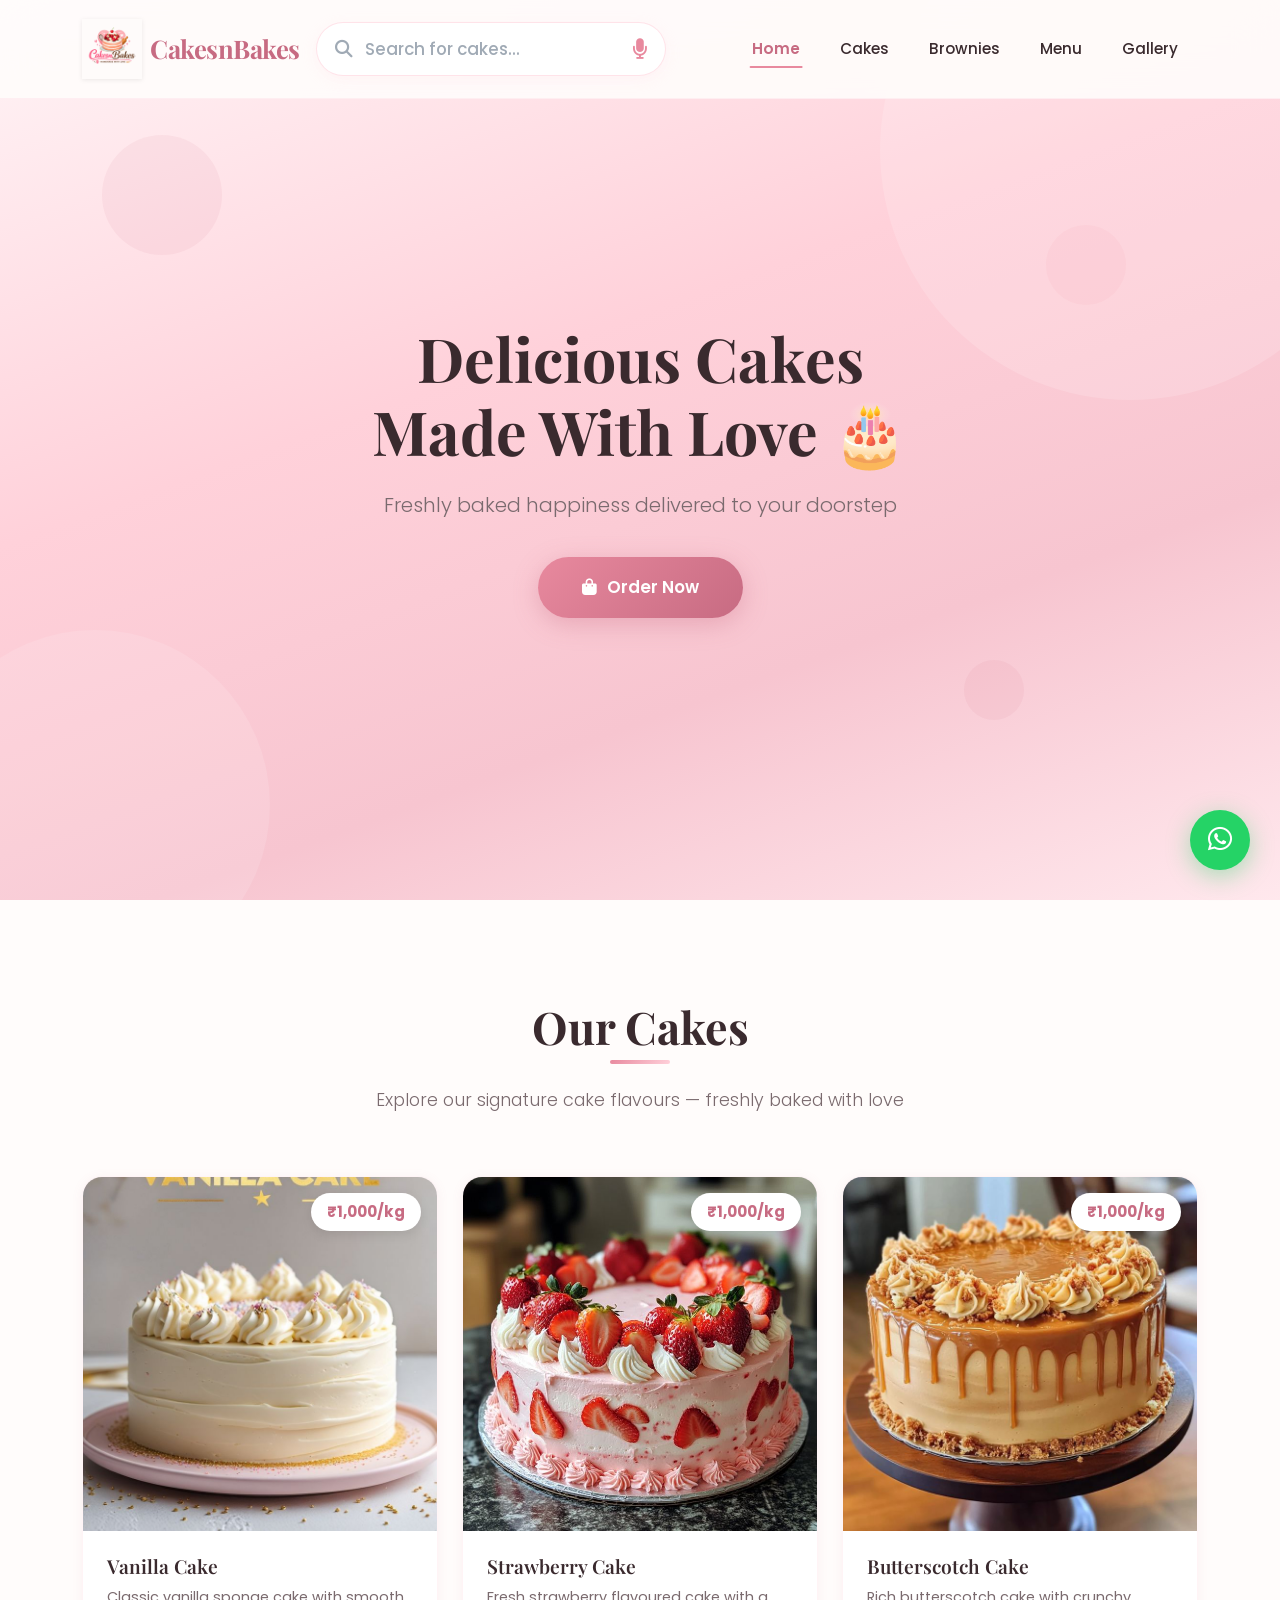
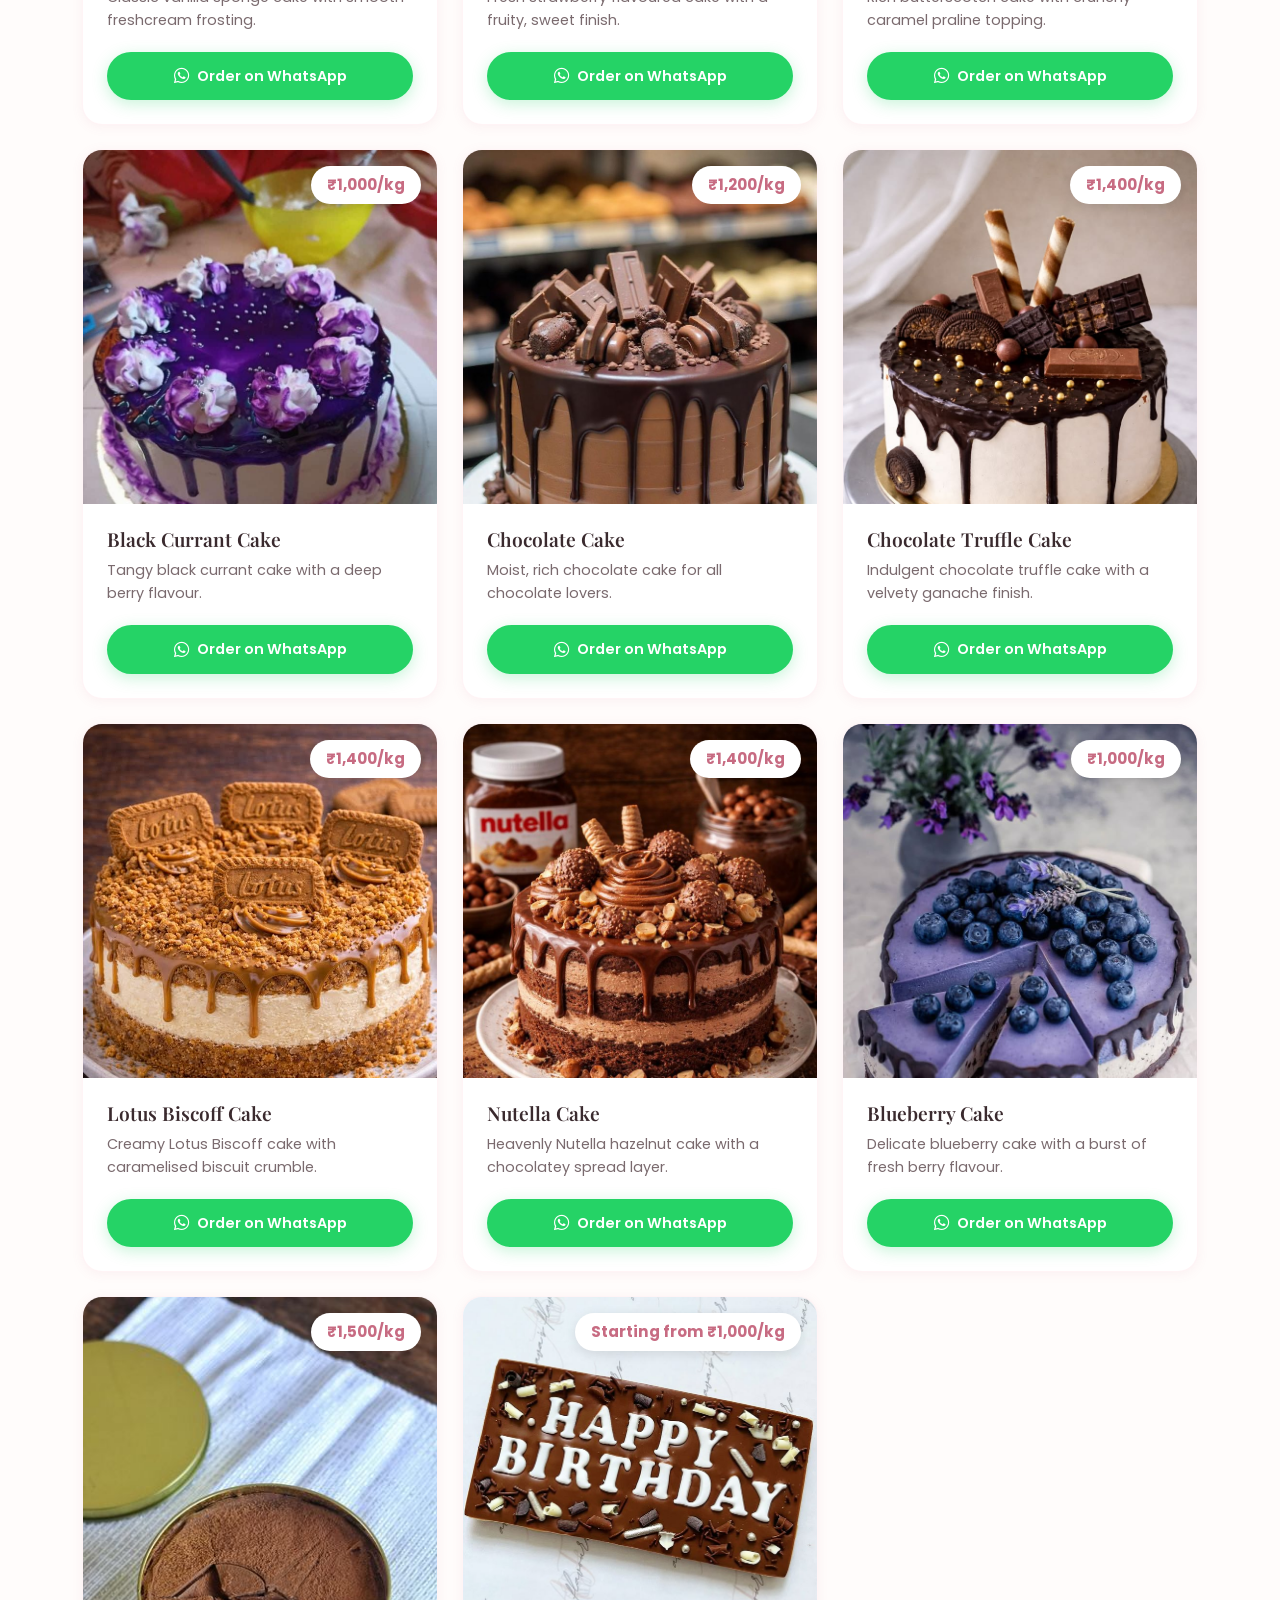
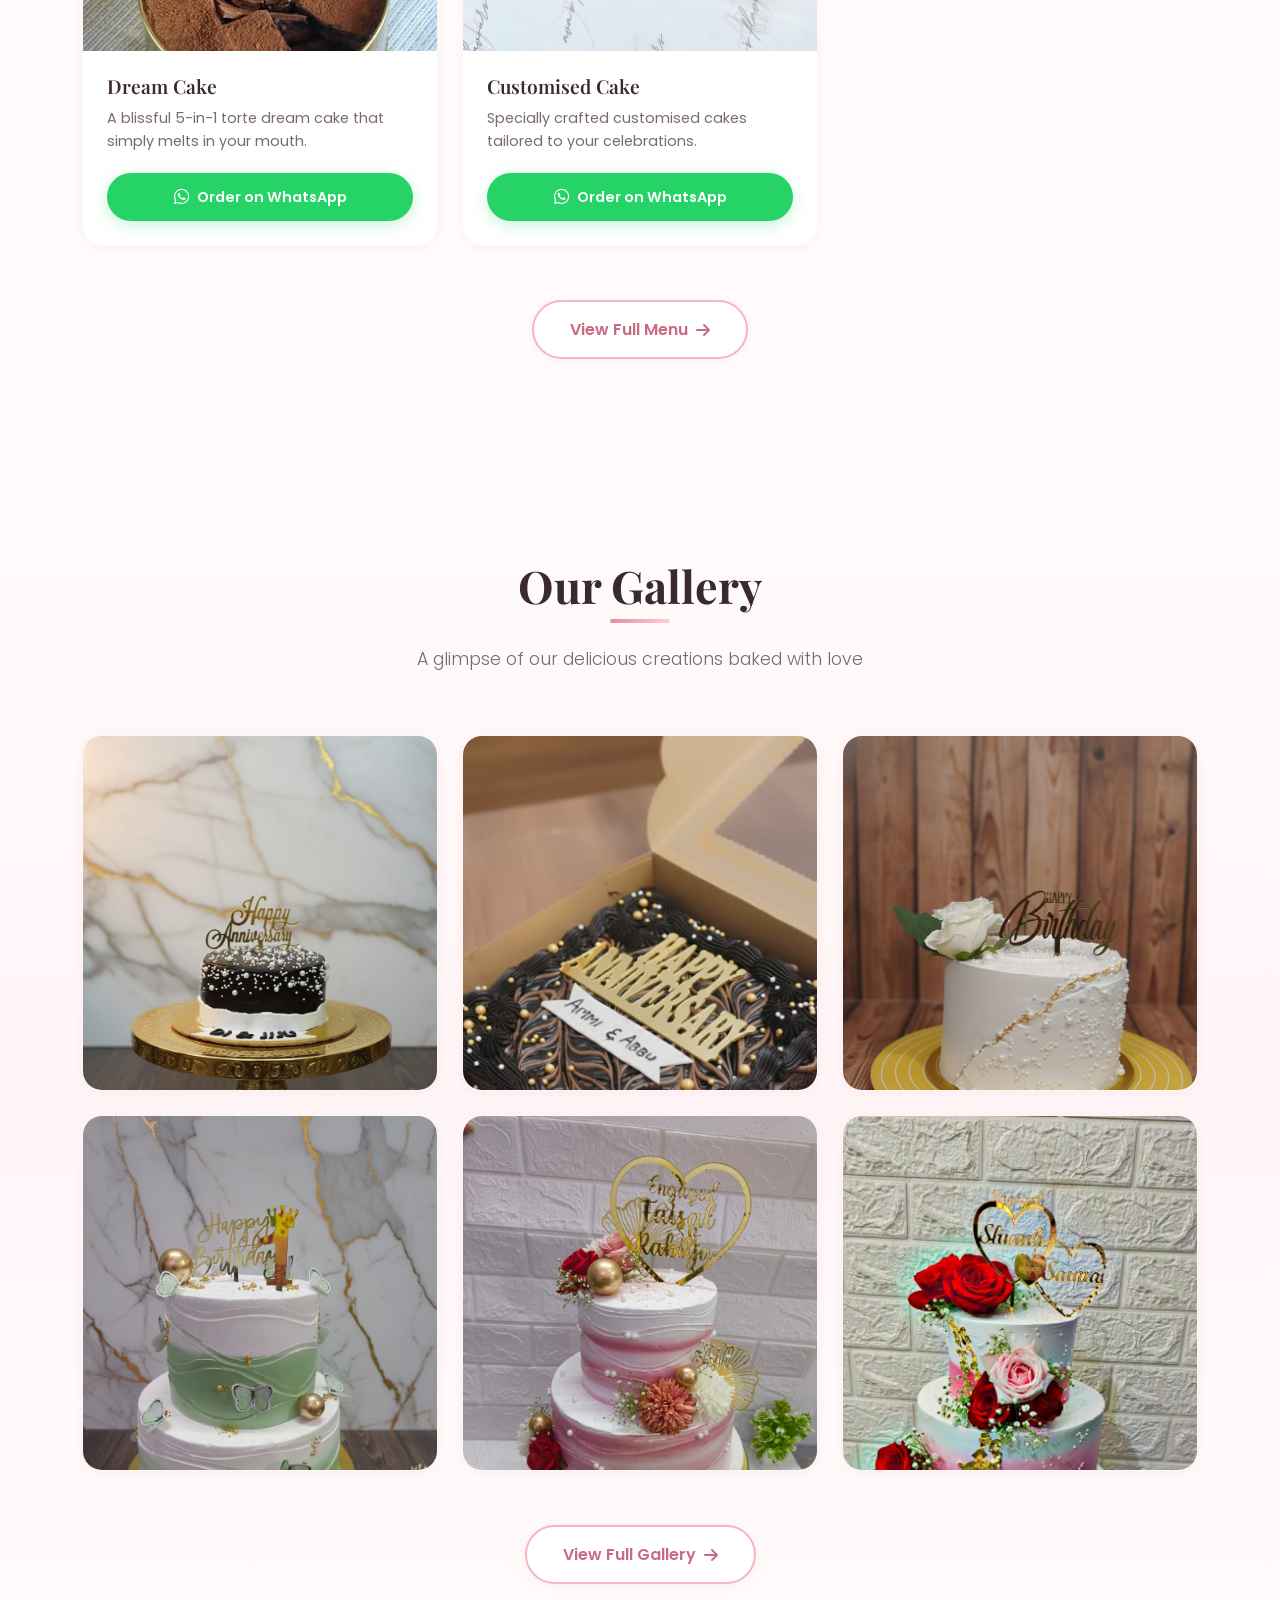
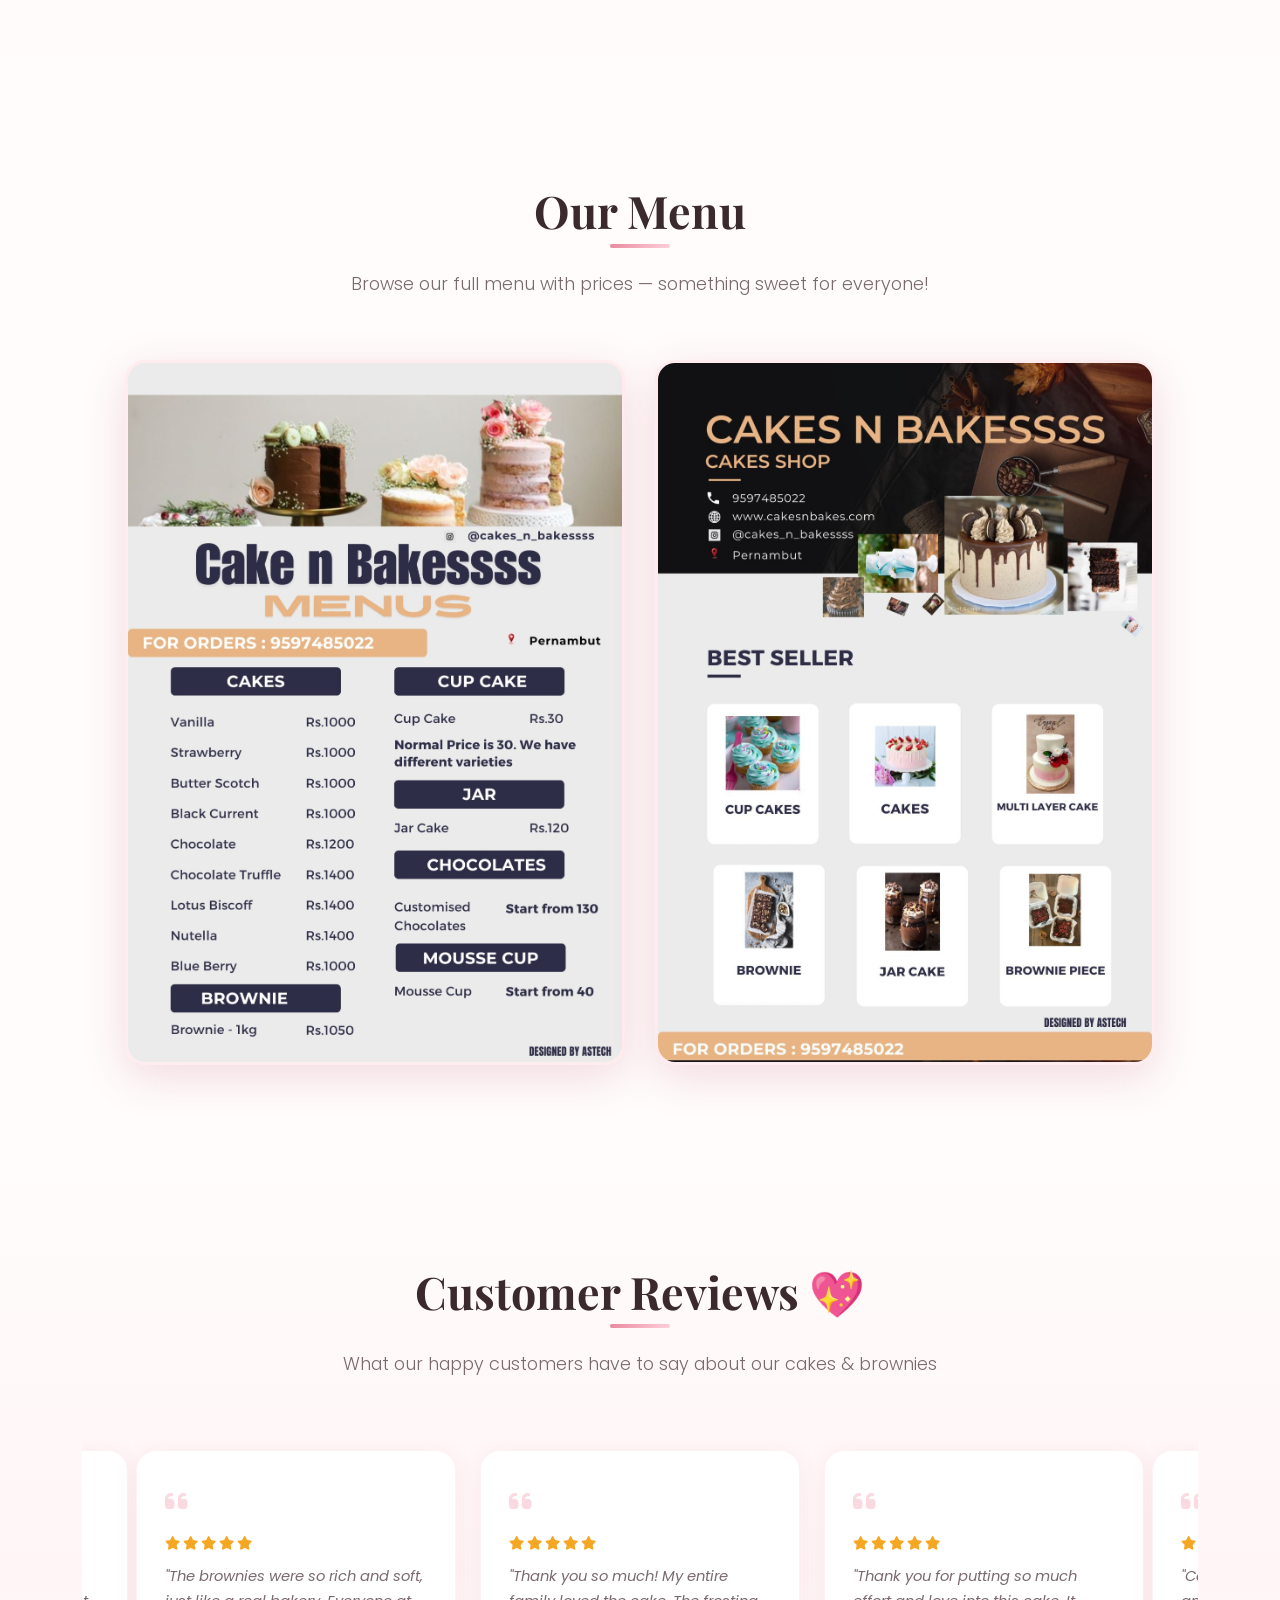
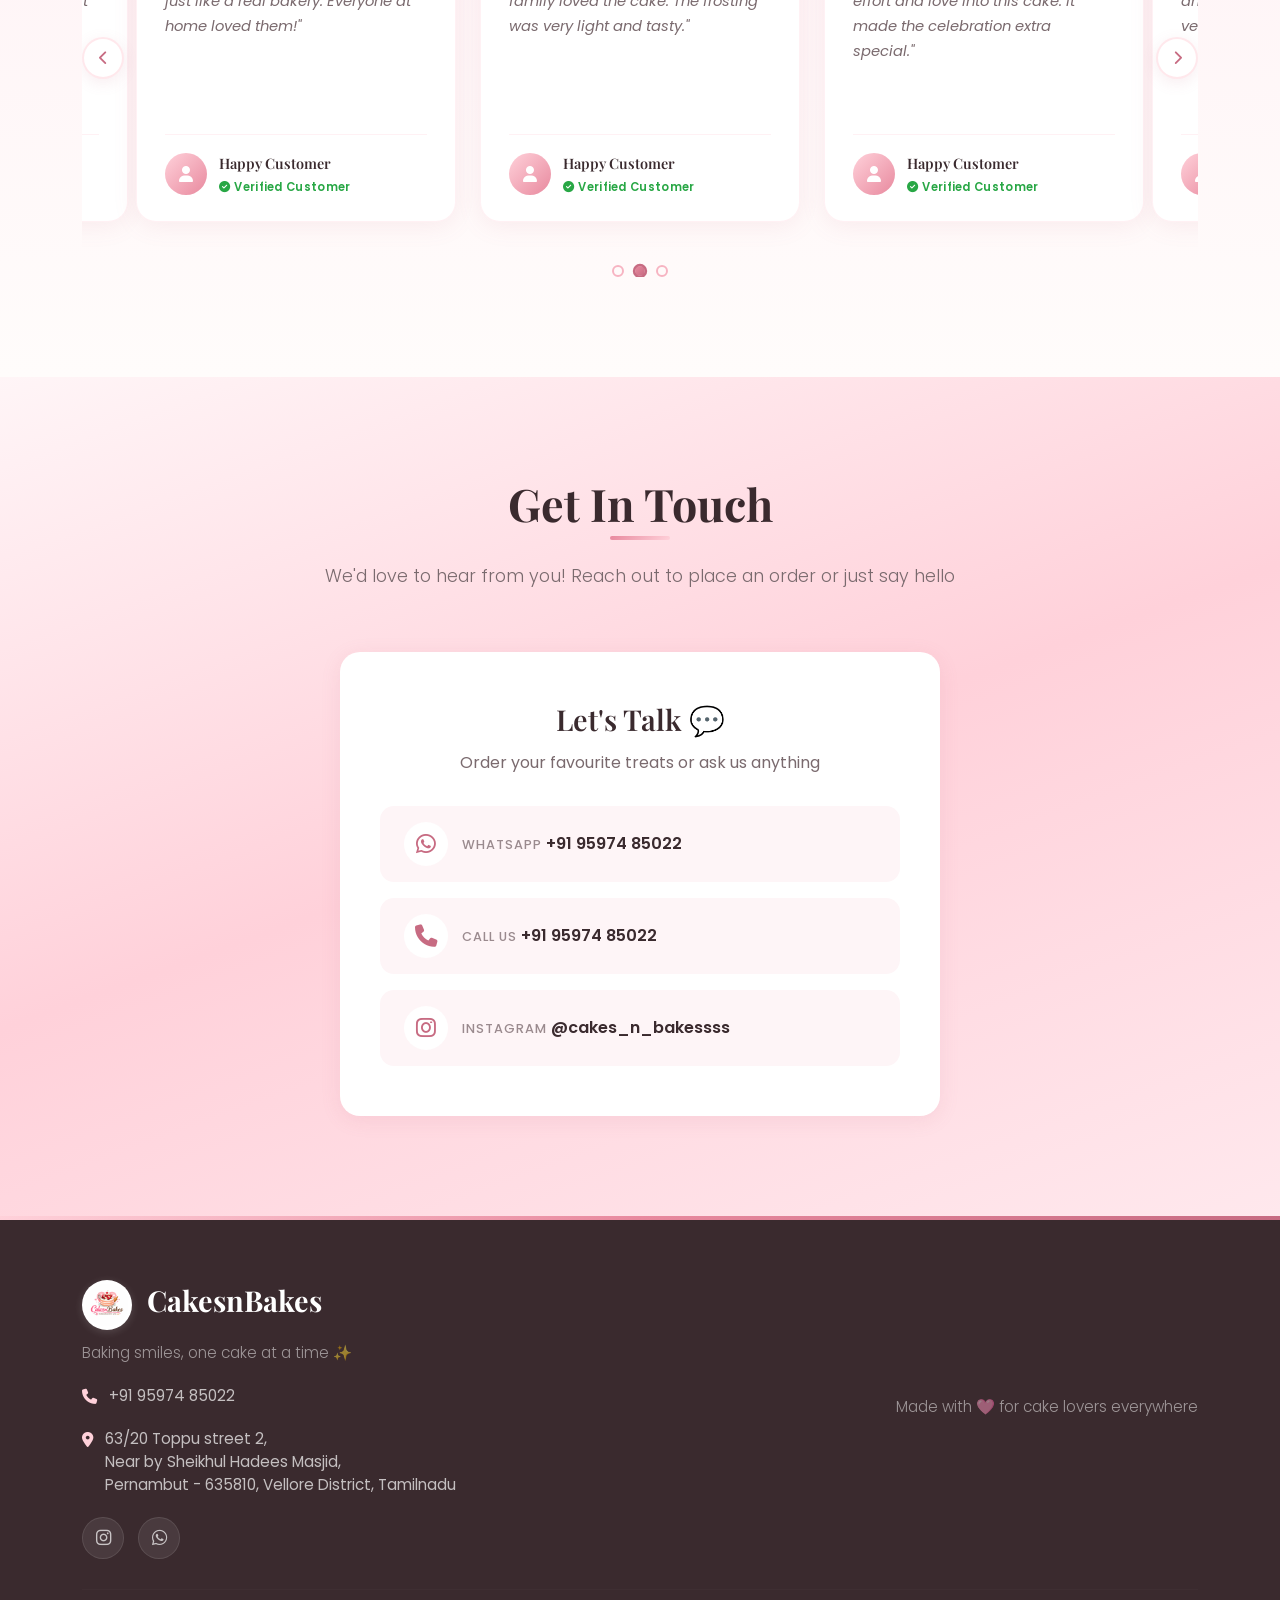
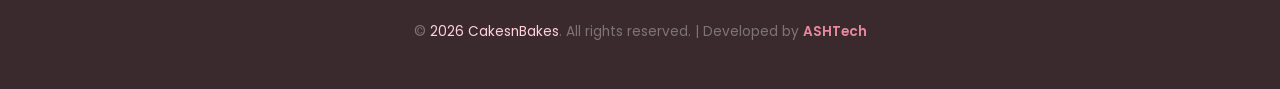
<file: index.html>
<!DOCTYPE html>
<html lang="en">
<head>
  <meta charset="UTF-8">
  <meta name="viewport" content="width=device-width, initial-scale=1.0">
  <meta name="description" content="CakesnBakes — Freshly baked cakes, cupcakes, brownies & more, delivered to your doorstep. Order now on WhatsApp!">
  <meta name="keywords" content="cakes, brownies, bakery, cupcakes, mousse cakes, jar cakes, order cakes online, CakesnBakes">
  <meta name="author" content="CakesnBakes">
  <title>CakesnBakes — Delicious Cakes Made With Love 🎂</title>
  
  <!-- OG Meta Tags for Social Sharing -->
  <meta property="og:title" content="CakesnBakes — Delicious Cakes Made With Love 🎂">
  <meta property="og:description" content="Freshly baked cakes, cupcakes, brownies & more, delivered to your doorstep. Order now on WhatsApp!">
  <meta property="og:image" content="logo2.png">
  <meta property="og:type" content="website">
  <meta name="twitter:card" content="summary_large_image">

  <!-- Favicon -->
  <link rel="icon" href="logo2.png" type="image/png">

  <!-- Bootstrap 5 CSS -->
  <link href="https://cdn.jsdelivr.net/npm/bootstrap@5.3.3/dist/css/bootstrap.min.css" rel="stylesheet">

  <!-- Font Awesome 6 -->
  <link href="https://cdnjs.cloudflare.com/ajax/libs/font-awesome/6.5.1/css/all.min.css" rel="stylesheet">

  <!-- Custom CSS -->
  <link rel="stylesheet" href="style.css">
</head>
<body>

  <!-- ========== Page Loader ========== -->
  <div class="page-loader">
    <div class="loader-content">
      <div class="loader-brand"><img src="logo2.png" alt="CakesnBakes" class="loader-logo"> CakesnBakes</div>
      <div class="loader-dots">
        <span></span>
        <span></span>
        <span></span>
      </div>
    </div>
  </div>

  <!-- ========== Navbar ========== -->
  <nav class="navbar navbar-expand-lg fixed-top" id="mainNavbar">
    <div class="container flex-wrap flex-lg-nowrap">
      <a class="navbar-brand" href="index.html">
        <img src="logo2.png" alt="CakesnBakes" class="brand-logo"> CakesnBakes
      </a>
      
      <!-- Desktop Permanent Search Bar -->
      <div class="search-pill d-none d-lg-flex mx-auto" style="max-width: 350px; width: 100%;">
        <i class="fas fa-search search-icon"></i>
        <input type="text" class="global-search-input" placeholder="Search for cakes..." autocomplete="off">
        <button class="voice-search-btn global-voice-btn" title="Search by Voice">
          <i class="fas fa-microphone"></i>
        </button>
      </div>

      <button class="navbar-toggler ms-auto" type="button" data-bs-toggle="collapse" data-bs-target="#navbarNav" 
              aria-controls="navbarNav" aria-expanded="false" aria-label="Toggle navigation">
        <span class="navbar-toggler-icon"></span>
      </button>

      <!-- Mobile Permanent Search Bar -->
      <div class="w-100 d-lg-none mt-2 order-3">
        <div class="search-pill">
          <i class="fas fa-search search-icon"></i>
          <input type="text" class="global-search-input" placeholder="Search for cakes..." autocomplete="off">
          <button class="voice-search-btn global-voice-btn" title="Search by Voice">
            <i class="fas fa-microphone"></i>
          </button>
        </div>
      </div>

      <div class="collapse navbar-collapse order-4 w-100 w-lg-auto mt-2 mt-lg-0" id="navbarNav">
        <ul class="navbar-nav ms-auto">
          <li class="nav-item">
            <a class="nav-link active" href="#home">Home</a>
          </li>
          <li class="nav-item">
            <a class="nav-link" href="cakes.html">Cakes</a>
          </li>
          <li class="nav-item">
            <a class="nav-link" href="brownies.html">Brownies</a>
          </li>
          <li class="nav-item">
            <a class="nav-link" href="menu.html">Menu</a>
          </li>
          <li class="nav-item">
            <a class="nav-link" href="gallery.html">Gallery</a>
          </li>
        </ul>
      </div>
    </div>
  </nav>

  <!-- ========== Hero Section ========== -->
  <section class="hero-section" id="home">
    <div class="hero-shapes">
      <div class="hero-shape hero-shape-1"></div>
      <div class="hero-shape hero-shape-2"></div>
      <div class="hero-shape hero-shape-3"></div>
    </div>
    <div class="container">
      <div class="hero-content">
        <h1>Delicious Cakes <br>Made With Love <span class="hero-emoji">🎂</span></h1>
        <p>Freshly baked happiness delivered to your doorstep</p>
        <a href="#cakes" class="btn-order">
          <i class="fas fa-shopping-bag"></i> Order Now
        </a>
      </div>
    </div>
  </section>

  <!-- ========== Our Cakes Section (Menu Varieties) ========== -->
  <section class="section" id="cakes">
    <div class="container">
      <div class="section-title reveal">
        <h2>Our Cakes</h2>
        <p>Explore our signature cake flavours — freshly baked with love</p>
      </div>
      <div class="row" id="home-cakes-grid">
        <!-- Cards rendered dynamically via JS from cakesMenu -->
      </div>
      <div class="view-all-wrapper reveal reveal-delay-3">
        <a href="menu.html" class="btn-view-all">View Full Menu <i class="fas fa-arrow-right"></i></a>
      </div>
    </div>
  </section>

  <!-- ========== Our Gallery Section ========== -->
  <section class="section section-alt" id="gallery">
    <div class="container">
      <div class="section-title reveal">
        <h2>Our Gallery</h2>
        <p>A glimpse of our delicious creations baked with love</p>
      </div>
      <div class="row" id="gallery-grid">
        <!-- Gallery cards rendered dynamically via JS -->
      </div>
      <div class="view-all-wrapper reveal reveal-delay-3">
        <a href="gallery.html" class="btn-view-all">View Full Gallery <i class="fas fa-arrow-right"></i></a>
      </div>
    </div>
  </section>

  <!-- ========== Menu Section ========== -->
  <section class="section" id="menu">
    <div class="container">
      <div class="section-title reveal">
        <h2>Our Menu</h2>
        <p>Browse our full menu with prices — something sweet for everyone!</p>
      </div>
      <div class="menu-images reveal reveal-delay-2">
        <div class="menu-img-wrapper">
          <img src="img/IMG-20260324-WA0014.jpg" alt="CakesnBakes Full Menu" class="menu-full-img" loading="lazy">
        </div>
        <div class="menu-img-wrapper">
          <img src="img/IMG-20260324-WA0013.jpg" alt="CakesnBakes Best Sellers" class="menu-full-img" loading="lazy">
        </div>
      </div>
    </div>
  </section>

  <!-- ========== Testimonial Section ========== -->
  <section class="section section-alt" id="reviews">
    <div class="container">
      <div class="section-title reveal">
        <h2>Customer Reviews 💖</h2>
        <p>What our happy customers have to say about our cakes & brownies</p>
      </div>

      <div class="testimonial-carousel reveal reveal-delay-2" id="testimonialCarousel">
        <div class="testimonial-track" id="testimonialTrack">

          <!-- Slide 1 -->
          <div class="testimonial-slide">
            <div class="testimonial-card">
              <div class="testimonial-quote"><i class="fas fa-quote-left"></i></div>
              <div class="testimonial-stars">
                <i class="fas fa-star"></i><i class="fas fa-star"></i><i class="fas fa-star"></i><i class="fas fa-star"></i><i class="fas fa-star"></i>
              </div>
              <p class="testimonial-text">"Absolutely loved the cupcakes! The packaging was beautiful and the design looked exactly like what I asked for. Everything was fresh and perfect. Thank you!"</p>
              <div class="testimonial-author">
                <div class="testimonial-avatar"><i class="fas fa-user"></i></div>
                <div class="testimonial-info">
                  <span class="testimonial-name">Happy Customer</span>
                  <span class="testimonial-badge"><i class="fas fa-check-circle"></i> Verified Customer</span>
                </div>
              </div>
            </div>
            <div class="testimonial-card">
              <div class="testimonial-quote"><i class="fas fa-quote-left"></i></div>
              <div class="testimonial-stars">
                <i class="fas fa-star"></i><i class="fas fa-star"></i><i class="fas fa-star"></i><i class="fas fa-star"></i><i class="fas fa-star"></i>
              </div>
              <p class="testimonial-text">"The cake was beyond amazing! Every single bite tasted heavenly and everyone couldn't stop praising it. Looking forward to ordering again very soon!"</p>
              <div class="testimonial-author">
                <div class="testimonial-avatar"><i class="fas fa-user"></i></div>
                <div class="testimonial-info">
                  <span class="testimonial-name">Happy Customer</span>
                  <span class="testimonial-badge"><i class="fas fa-check-circle"></i> Verified Customer</span>
                </div>
              </div>
            </div>
            <div class="testimonial-card">
              <div class="testimonial-quote"><i class="fas fa-quote-left"></i></div>
              <div class="testimonial-stars">
                <i class="fas fa-star"></i><i class="fas fa-star"></i><i class="fas fa-star"></i><i class="fas fa-star"></i><i class="fas fa-star"></i>
              </div>
              <p class="testimonial-text">"The brownie tasted absolutely amazing—moist, flavorful, and just the right amount of sweet. It had that homemade warmth that makes you smile. One brownie is never enough!"</p>
              <div class="testimonial-author">
                <div class="testimonial-avatar"><i class="fas fa-user"></i></div>
                <div class="testimonial-info">
                  <span class="testimonial-name">Happy Customer</span>
                  <span class="testimonial-badge"><i class="fas fa-check-circle"></i> Verified Customer</span>
                </div>
              </div>
            </div>
          </div>

          <!-- Slide 2 -->
          <div class="testimonial-slide">
            <div class="testimonial-card">
              <div class="testimonial-quote"><i class="fas fa-quote-left"></i></div>
              <div class="testimonial-stars">
                <i class="fas fa-star"></i><i class="fas fa-star"></i><i class="fas fa-star"></i><i class="fas fa-star"></i><i class="fas fa-star"></i>
              </div>
              <p class="testimonial-text">"The brownies were so rich and soft, just like a real bakery. Everyone at home loved them!"</p>
              <div class="testimonial-author">
                <div class="testimonial-avatar"><i class="fas fa-user"></i></div>
                <div class="testimonial-info">
                  <span class="testimonial-name">Happy Customer</span>
                  <span class="testimonial-badge"><i class="fas fa-check-circle"></i> Verified Customer</span>
                </div>
              </div>
            </div>
            <div class="testimonial-card">
              <div class="testimonial-quote"><i class="fas fa-quote-left"></i></div>
              <div class="testimonial-stars">
                <i class="fas fa-star"></i><i class="fas fa-star"></i><i class="fas fa-star"></i><i class="fas fa-star"></i><i class="fas fa-star"></i>
              </div>
              <p class="testimonial-text">"Thank you so much! My entire family loved the cake. The frosting was very light and tasty."</p>
              <div class="testimonial-author">
                <div class="testimonial-avatar"><i class="fas fa-user"></i></div>
                <div class="testimonial-info">
                  <span class="testimonial-name">Happy Customer</span>
                  <span class="testimonial-badge"><i class="fas fa-check-circle"></i> Verified Customer</span>
                </div>
              </div>
            </div>
            <div class="testimonial-card">
              <div class="testimonial-quote"><i class="fas fa-quote-left"></i></div>
              <div class="testimonial-stars">
                <i class="fas fa-star"></i><i class="fas fa-star"></i><i class="fas fa-star"></i><i class="fas fa-star"></i><i class="fas fa-star"></i>
              </div>
              <p class="testimonial-text">"Thank you for putting so much effort and love into this cake. It made the celebration extra special."</p>
              <div class="testimonial-author">
                <div class="testimonial-avatar"><i class="fas fa-user"></i></div>
                <div class="testimonial-info">
                  <span class="testimonial-name">Happy Customer</span>
                  <span class="testimonial-badge"><i class="fas fa-check-circle"></i> Verified Customer</span>
                </div>
              </div>
            </div>
          </div>

          <!-- Slide 3 -->
          <div class="testimonial-slide">
            <div class="testimonial-card">
              <div class="testimonial-quote"><i class="fas fa-quote-left"></i></div>
              <div class="testimonial-stars">
                <i class="fas fa-star"></i><i class="fas fa-star"></i><i class="fas fa-star"></i><i class="fas fa-star"></i><i class="fas fa-star"></i>
              </div>
              <p class="testimonial-text">"Cake taste and design both were amazing. Everyone loved it. Really very good!"</p>
              <div class="testimonial-author">
                <div class="testimonial-avatar"><i class="fas fa-user"></i></div>
                <div class="testimonial-info">
                  <span class="testimonial-name">Happy Customer</span>
                  <span class="testimonial-badge"><i class="fas fa-check-circle"></i> Verified Customer</span>
                </div>
              </div>
            </div>
            <div class="testimonial-card">
              <div class="testimonial-quote"><i class="fas fa-quote-left"></i></div>
              <div class="testimonial-stars">
                <i class="fas fa-star"></i><i class="fas fa-star"></i><i class="fas fa-star"></i><i class="fas fa-star"></i><i class="fas fa-star"></i>
              </div>
              <p class="testimonial-text">"The cake was scrumptiously divine! Not just a treat for tastebuds but also beautiful to look at. Truly appreciated your creativity."</p>
              <div class="testimonial-author">
                <div class="testimonial-avatar"><i class="fas fa-user"></i></div>
                <div class="testimonial-info">
                  <span class="testimonial-name">Happy Customer</span>
                  <span class="testimonial-badge"><i class="fas fa-check-circle"></i> Verified Customer</span>
                </div>
              </div>
            </div>
            <div class="testimonial-card">
              <div class="testimonial-quote"><i class="fas fa-quote-left"></i></div>
              <div class="testimonial-stars">
                <i class="fas fa-star"></i><i class="fas fa-star"></i><i class="fas fa-star"></i><i class="fas fa-star"></i><i class="fas fa-star"></i>
              </div>
              <p class="testimonial-text">"Tried the chocolate dates, they were so delicious, soft, rich and perfectly garnished. Totally satisfied with the order!"</p>
              <div class="testimonial-author">
                <div class="testimonial-avatar"><i class="fas fa-user"></i></div>
                <div class="testimonial-info">
                  <span class="testimonial-name">Happy Customer</span>
                  <span class="testimonial-badge"><i class="fas fa-check-circle"></i> Verified Customer</span>
                </div>
              </div>
            </div>
          </div>

        </div>

        <!-- Navigation Dots -->
        <div class="testimonial-dots" id="testimonialDots">
          <button class="testimonial-dot active" data-slide="0"></button>
          <button class="testimonial-dot" data-slide="1"></button>
          <button class="testimonial-dot" data-slide="2"></button>
        </div>

        <!-- Arrow Controls -->
        <button class="testimonial-arrow testimonial-prev" id="testimonialPrev">
          <i class="fas fa-chevron-left"></i>
        </button>
        <button class="testimonial-arrow testimonial-next" id="testimonialNext">
          <i class="fas fa-chevron-right"></i>
        </button>
      </div>
    </div>
  </section>

  <!-- ========== Contact Section ========== -->
  <section class="contact-section" id="contact">
    <div class="container">
      <div class="section-title reveal">
        <h2>Get In Touch</h2>
        <p>We'd love to hear from you! Reach out to place an order or just say hello</p>
      </div>
      <div class="contact-card reveal reveal-delay-2">
        <h3>Let's Talk 💬</h3>
        <p>Order your favourite treats or ask us anything</p>
        <div class="contact-methods">
          <a href="https://wa.me/919597485022?text=Hi%2C%20I%20want%20to%20place%20an%20order%20from%20CakesnBakes" 
             target="_blank" rel="noopener" class="contact-method">
            <i class="fab fa-whatsapp"></i>
            <div class="contact-method-info">
              <span class="label">WhatsApp</span>
              <span class="value">+91 95974 85022</span>
            </div>
          </a>
          <a href="tel:+919597485022" class="contact-method">
            <i class="fas fa-phone"></i>
            <div class="contact-method-info">
              <span class="label">Call Us</span>
              <span class="value">+91 95974 85022</span>
            </div>
          </a>
          <a href="https://instagram.com/cakes_n_bakessss" target="_blank" rel="noopener" class="contact-method">
            <i class="fab fa-instagram"></i>
            <div class="contact-method-info">
              <span class="label">Instagram</span>
              <span class="value">@cakes_n_bakessss</span>
            </div>
          </a>
        </div>
      </div>
    </div>
  </section>

  <!-- ========== Footer ========== -->
  <footer class="footer">
    <div class="container">
      <div class="row align-items-center">
        <div class="col-lg-6 mb-4 mb-lg-0">
          <div class="footer-brand">
            <img src="logo2.png" alt="CakesnBakes" class="footer-logo"> CakesnBakes
          </div>
          <p class="footer-tagline">Baking smiles, one cake at a time ✨</p>
          <div class="footer-contact">
            <i class="fas fa-phone mt-1"></i>
            <span>+91 95974 85022</span>
          </div>
          <div class="footer-contact">
            <i class="fas fa-location-dot mt-1"></i>
            <span>63/20 Toppu street 2, <br> Near by Sheikhul Hadees Masjid, <br> Pernambut - 635810, Vellore District, Tamilnadu</span>
          </div>
          <div class="footer-social">
            <a href="https://instagram.com/cakes_n_bakessss" target="_blank" rel="noopener" aria-label="Instagram">
              <i class="fab fa-instagram"></i>
            </a>
            <a href="https://wa.me/919597485022" target="_blank" rel="noopener" class="whatsapp" aria-label="WhatsApp">
              <i class="fab fa-whatsapp"></i>
            </a>
          </div>
        </div>
        <div class="col-lg-6 text-lg-end">
          <p class="footer-tagline">Made with 🩷 for cake lovers everywhere</p>
        </div>
      </div>
      <hr class="footer-divider">
      <p class="footer-copyright">
        &copy; <span id="year"></span> <span>CakesnBakes</span>. All rights reserved. | Developed by <a href="mailto:ashpbt123@gmail.com" style="color: var(--accent-rose); font-weight: 600; text-decoration: none;">ASHTech</a>
      </p>
    </div>
  </footer>

  <!-- ========== Floating WhatsApp Button ========== -->
  <a href="https://wa.me/919597485022?text=Hi%2C%20I%20want%20to%20place%20an%20order%20from%20CakesnBakes" 
     target="_blank" rel="noopener" class="whatsapp-float" aria-label="Chat on WhatsApp">
    <i class="fab fa-whatsapp"></i>
    <span class="tooltip-text">Chat with us!</span>
  </a>

  <!-- ========== Mobile Bottom Navbar ========== -->
  <nav class="bottom-nav" id="bottomNav">
    <a href="#home" class="bottom-nav-item active" data-section="home">
      <i class="fas fa-home"></i>
      <span>Home</span>
    </a>
    <a href="cakes.html" class="bottom-nav-item">
      <i class="fas fa-birthday-cake"></i>
      <span>Cakes</span>
    </a>
    <a href="menu.html" class="bottom-nav-item bottom-nav-action">
      <i class="fas fa-utensils"></i>
      <span>Menu</span>
    </a>
    <a href="brownies.html" class="bottom-nav-item">
      <i class="fas fa-cookie-bite"></i>
      <span>Brownies</span>
    </a>
    <a href="gallery.html" class="bottom-nav-item">
      <i class="fas fa-images"></i>
      <span>Gallery</span>
    </a>
  </nav>

  <!-- ========== Back to Top Button ========== -->
  <button class="back-to-top" aria-label="Back to top">
    <i class="fas fa-chevron-up"></i>
  </button>

  <!-- Bootstrap 5 JS -->
  <script src="https://cdn.jsdelivr.net/npm/bootstrap@5.3.3/dist/js/bootstrap.bundle.min.js"></script>

  <!-- Custom JS -->
  <script src="js/script.js"></script>
</body>
</html>
</file>
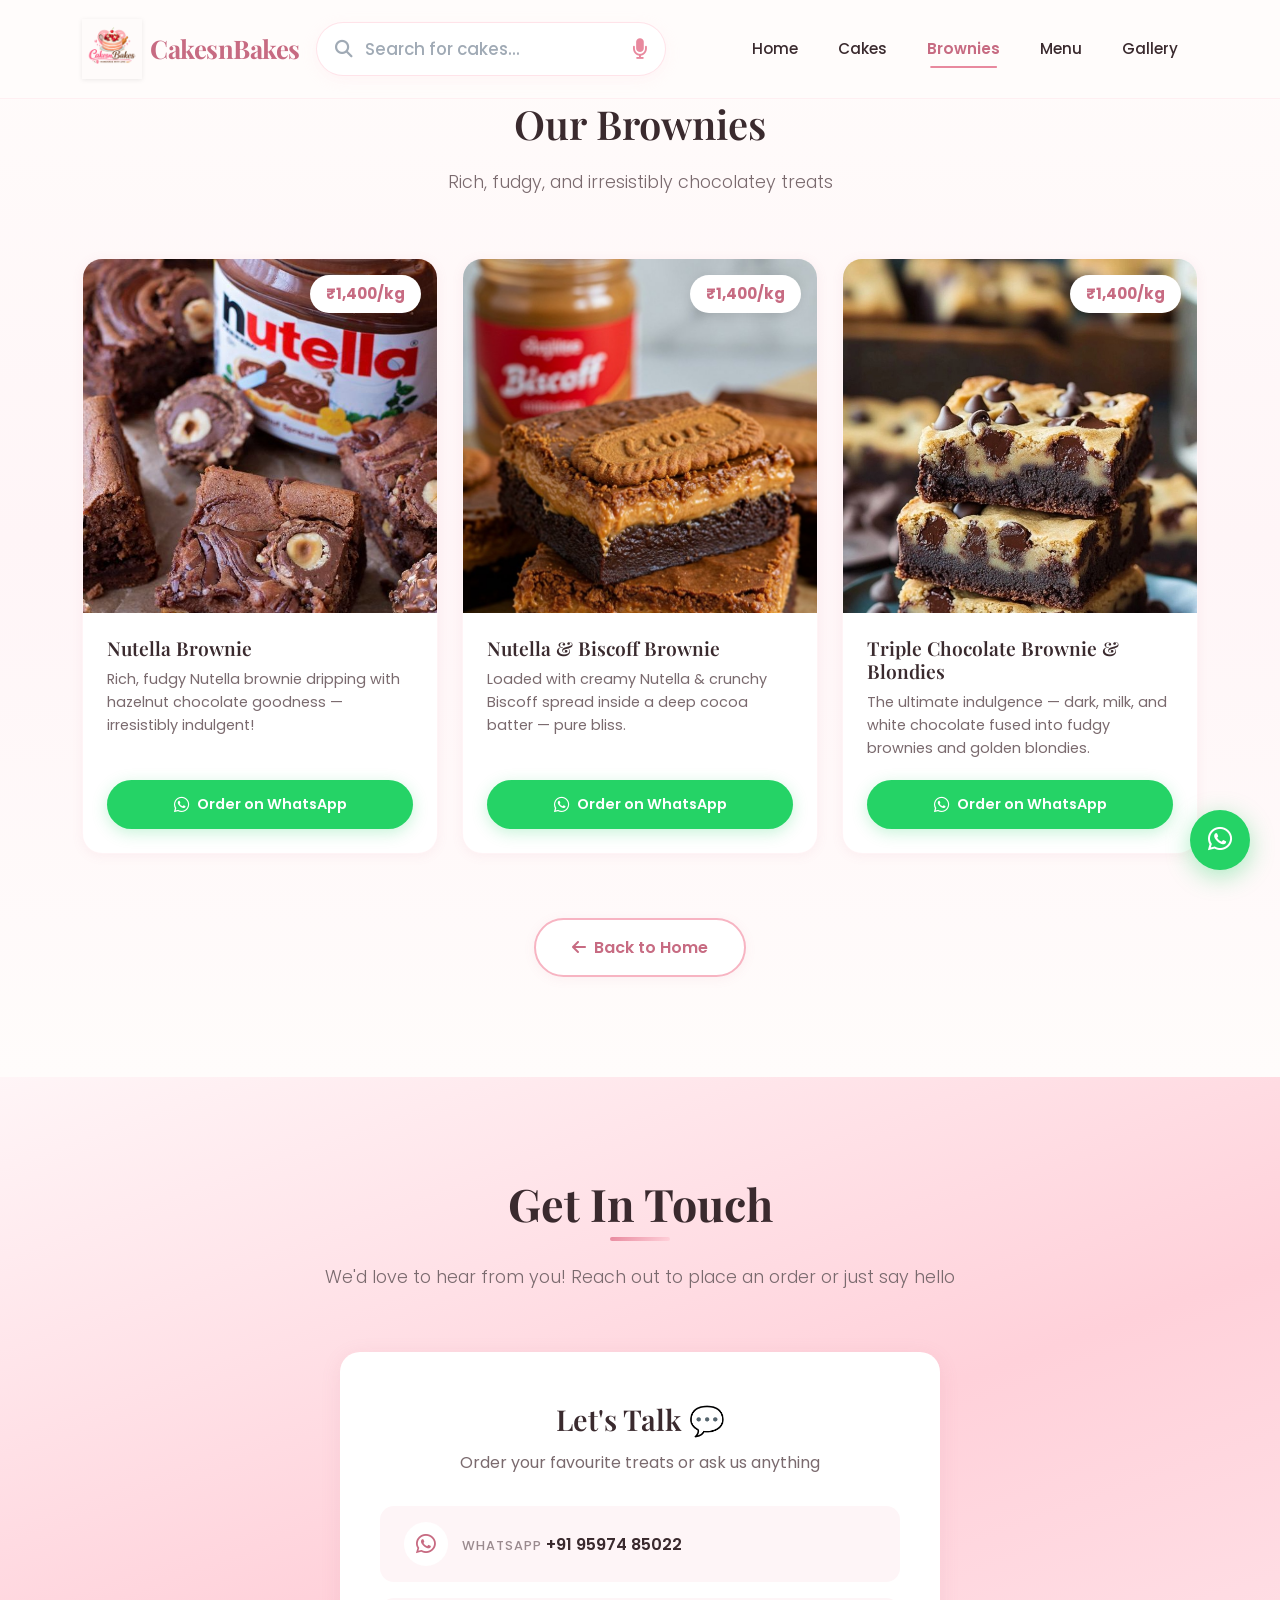
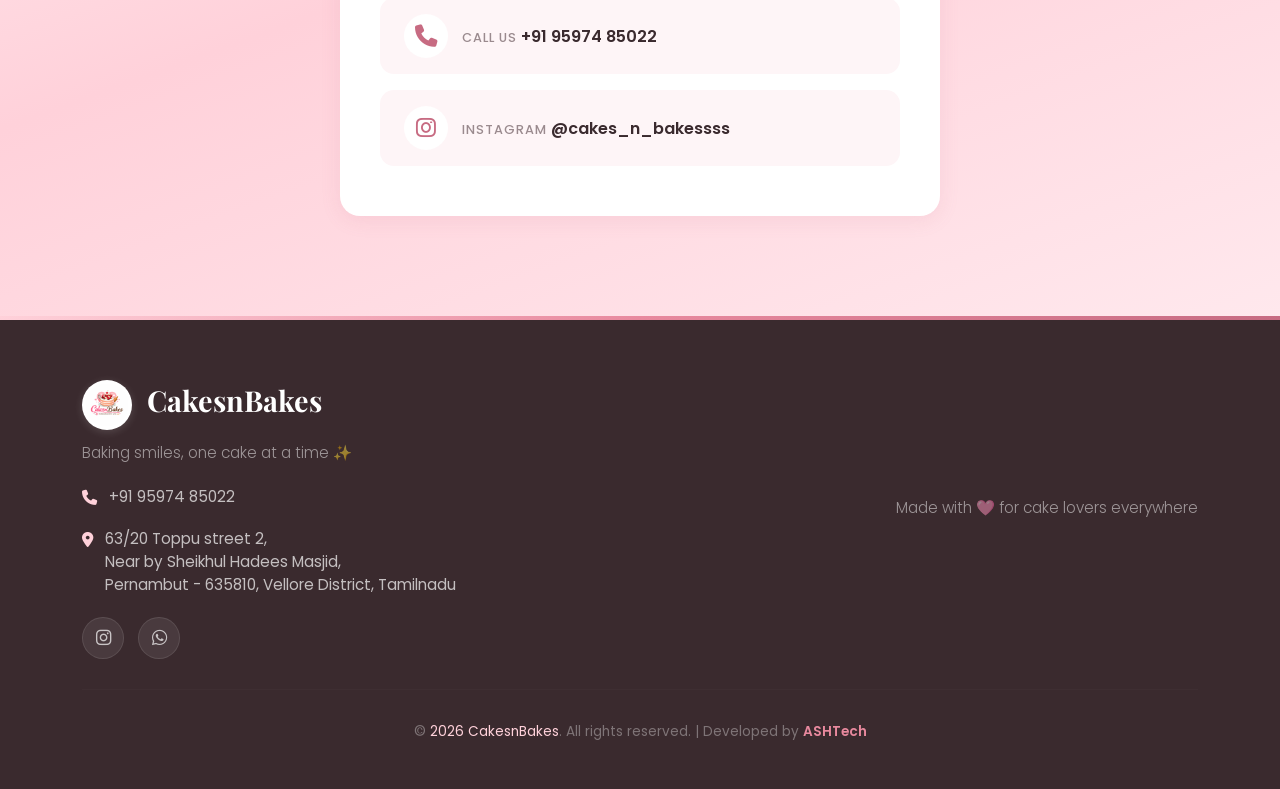
<file: brownies.html>
<!DOCTYPE html>
<html lang="en">
<head>
  <meta charset="UTF-8">
  <meta name="viewport" content="width=device-width, initial-scale=1.0">
  <meta name="description" content="Browse our delicious brownies — Nutella, Biscoff, Triple Chocolate & more! Order on WhatsApp.">
  <meta name="keywords" content="brownies, Nutella brownie, Biscoff brownie, chocolate brownie, order brownies online, CakesnBakes">
  <meta name="author" content="CakesnBakes">
  <title>Our Brownies — CakesnBakes 🍫</title>
  
  <!-- OG Meta Tags for Social Sharing -->
  <meta property="og:title" content="Our Brownies — CakesnBakes 🍫">
  <meta property="og:description" content="Rich, fudgy, and irresistibly chocolatey treats — order our signature brownies now!">
  <meta property="og:image" content="logo2.png">
  <meta property="og:type" content="website">
  <meta name="twitter:card" content="summary_large_image">

  <!-- Favicon -->
  <link rel="icon" href="logo2.png" type="image/png">

  <!-- Bootstrap 5 CSS -->
  <link href="https://cdn.jsdelivr.net/npm/bootstrap@5.3.3/dist/css/bootstrap.min.css" rel="stylesheet">

  <!-- Font Awesome 6 -->
  <link href="https://cdnjs.cloudflare.com/ajax/libs/font-awesome/6.5.1/css/all.min.css" rel="stylesheet">

  <!-- Custom CSS -->
  <link rel="stylesheet" href="style.css">
</head>
<body>

  <!-- ========== Navbar ========== -->
  <nav class="navbar navbar-expand-lg fixed-top" id="mainNavbar">
    <div class="container flex-wrap flex-lg-nowrap">
      <a class="navbar-brand" href="index.html">
        <img src="logo2.png" alt="CakesnBakes" class="brand-logo"> CakesnBakes
      </a>
      
      <!-- Desktop Permanent Search Bar -->
      <div class="search-pill d-none d-lg-flex mx-auto" style="max-width: 350px; width: 100%;">
        <i class="fas fa-search search-icon"></i>
        <input type="text" class="global-search-input" placeholder="Search for cakes..." autocomplete="off">
        <button class="voice-search-btn global-voice-btn" title="Search by Voice">
          <i class="fas fa-microphone"></i>
        </button>
      </div>

      <button class="navbar-toggler ms-auto" type="button" data-bs-toggle="collapse" data-bs-target="#navbarNav" 
              aria-controls="navbarNav" aria-expanded="false" aria-label="Toggle navigation">
        <span class="navbar-toggler-icon"></span>
      </button>

      <!-- Mobile Permanent Search Bar -->
      <div class="w-100 d-lg-none mt-2 order-3">
        <div class="search-pill">
          <i class="fas fa-search search-icon"></i>
          <input type="text" class="global-search-input" placeholder="Search for cakes..." autocomplete="off">
          <button class="voice-search-btn global-voice-btn" title="Search by Voice">
            <i class="fas fa-microphone"></i>
          </button>
        </div>
      </div>

      <div class="collapse navbar-collapse order-4 w-100 w-lg-auto mt-2 mt-lg-0" id="navbarNav">
        <ul class="navbar-nav ms-auto">
          <li class="nav-item">
            <a class="nav-link" href="index.html">Home</a>
          </li>
          <li class="nav-item">
            <a class="nav-link" href="cakes.html">Cakes</a>
          </li>
          <li class="nav-item">
            <a class="nav-link active" href="brownies.html">Brownies</a>
          </li>
          <li class="nav-item">
            <a class="nav-link" href="menu.html">Menu</a>
          </li>
          <li class="nav-item">
            <a class="nav-link" href="gallery.html">Gallery</a>
          </li>
        </ul>
      </div>
    </div>
  </nav>

  <!-- ========== All Brownies Section ========== -->
  <section class="section section-alt" id="all-brownies">
    <div class="container">
      <div class="section-title reveal">
        <h1>Our Brownies</h1>
        <p>Rich, fudgy, and irresistibly chocolatey treats</p>
      </div>
      <div class="row justify-content-center" id="all-brownies-grid">
        <!-- Cards rendered dynamically via JS -->
      </div>
      <div class="view-all-wrapper reveal" style="margin-top: 40px;">
        <a href="index.html" class="btn-view-all"><i class="fas fa-arrow-left"></i> Back to Home</a>
      </div>
    </div>
  </section>

  <!-- ========== Contact Section ========== -->
  <section class="contact-section" id="contact">
    <div class="container">
      <div class="section-title reveal">
        <h2>Get In Touch</h2>
        <p>We'd love to hear from you! Reach out to place an order or just say hello</p>
      </div>
      <div class="contact-card reveal reveal-delay-2">
        <h3>Let's Talk 💬</h3>
        <p>Order your favourite treats or ask us anything</p>
        <div class="contact-methods">
          <a href="https://wa.me/919597485022?text=Hi%2C%20I%20want%20to%20place%20an%20order%20from%20CakesnBakes" 
             target="_blank" rel="noopener" class="contact-method">
            <i class="fab fa-whatsapp"></i>
            <div class="contact-method-info">
              <span class="label">WhatsApp</span>
              <span class="value">+91 95974 85022</span>
            </div>
          </a>
          <a href="tel:+919597485022" class="contact-method">
            <i class="fas fa-phone"></i>
            <div class="contact-method-info">
              <span class="label">Call Us</span>
              <span class="value">+91 95974 85022</span>
            </div>
          </a>
          <a href="https://instagram.com/cakes_n_bakessss" target="_blank" rel="noopener" class="contact-method">
            <i class="fab fa-instagram"></i>
            <div class="contact-method-info">
              <span class="label">Instagram</span>
              <span class="value">@cakes_n_bakessss</span>
            </div>
          </a>
        </div>
      </div>
    </div>
  </section>

  <!-- ========== Footer ========== -->
  <footer class="footer">
    <div class="container">
      <div class="row align-items-center">
        <div class="col-lg-6 mb-4 mb-lg-0">
          <div class="footer-brand">
            <img src="logo2.png" alt="CakesnBakes" class="footer-logo"> CakesnBakes
          </div>
          <p class="footer-tagline">Baking smiles, one cake at a time ✨</p>
          <div class="footer-contact">
            <i class="fas fa-phone mt-1"></i>
            <span>+91 95974 85022</span>
          </div>
          <div class="footer-contact">
            <i class="fas fa-location-dot mt-1"></i>
            <span>63/20 Toppu street 2, <br> Near by Sheikhul Hadees Masjid, <br> Pernambut - 635810, Vellore District, Tamilnadu</span>
          </div>
          <div class="footer-social">
            <a href="https://instagram.com/cakes_n_bakessss" target="_blank" rel="noopener" aria-label="Instagram">
              <i class="fab fa-instagram"></i>
            </a>
            <a href="https://wa.me/919597485022" target="_blank" rel="noopener" class="whatsapp" aria-label="WhatsApp">
              <i class="fab fa-whatsapp"></i>
            </a>
          </div>
        </div>
        <div class="col-lg-6 text-lg-end">
          <p class="footer-tagline">Made with 🩷 for cake lovers everywhere</p>
        </div>
      </div>
      <hr class="footer-divider">
      <p class="footer-copyright">
        &copy; <span id="year"></span> <span>CakesnBakes</span>. All rights reserved. | Developed by <a href="mailto:ashpbt123@gmail.com" style="color: var(--accent-rose); font-weight: 600; text-decoration: none;">ASHTech</a>
      </p>
    </div>
  </footer>

  <!-- ========== Floating WhatsApp Button ========== -->
  <a href="https://wa.me/919597485022?text=Hi%2C%20I%20want%20to%20place%20an%20order%20from%20CakesnBakes" 
     target="_blank" rel="noopener" class="whatsapp-float" aria-label="Chat on WhatsApp">
    <i class="fab fa-whatsapp"></i>
    <span class="tooltip-text">Chat with us!</span>
  </a>

  <!-- ========== Mobile Bottom Navbar ========== -->
  <nav class="bottom-nav" id="bottomNav">
    <a href="index.html" class="bottom-nav-item">
      <i class="fas fa-home"></i>
      <span>Home</span>
    </a>
    <a href="cakes.html" class="bottom-nav-item">
      <i class="fas fa-birthday-cake"></i>
      <span>Cakes</span>
    </a>
    <a href="menu.html" class="bottom-nav-item bottom-nav-action">
      <i class="fas fa-utensils"></i>
      <span>Menu</span>
    </a>
    <a href="brownies.html" class="bottom-nav-item active">
      <i class="fas fa-cookie-bite"></i>
      <span>Brownies</span>
    </a>
    <a href="gallery.html" class="bottom-nav-item">
      <i class="fas fa-images"></i>
      <span>Gallery</span>
    </a>
  </nav>

  <!-- ========== Back to Top Button ========== -->
  <button class="back-to-top" aria-label="Back to top">
    <i class="fas fa-chevron-up"></i>
  </button>

  <!-- Bootstrap 5 JS -->
  <script src="https://cdn.jsdelivr.net/npm/bootstrap@5.3.3/dist/js/bootstrap.bundle.min.js"></script>

  <!-- Custom JS -->
  <script src="js/script.js"></script>
</body>
</html>
</file>
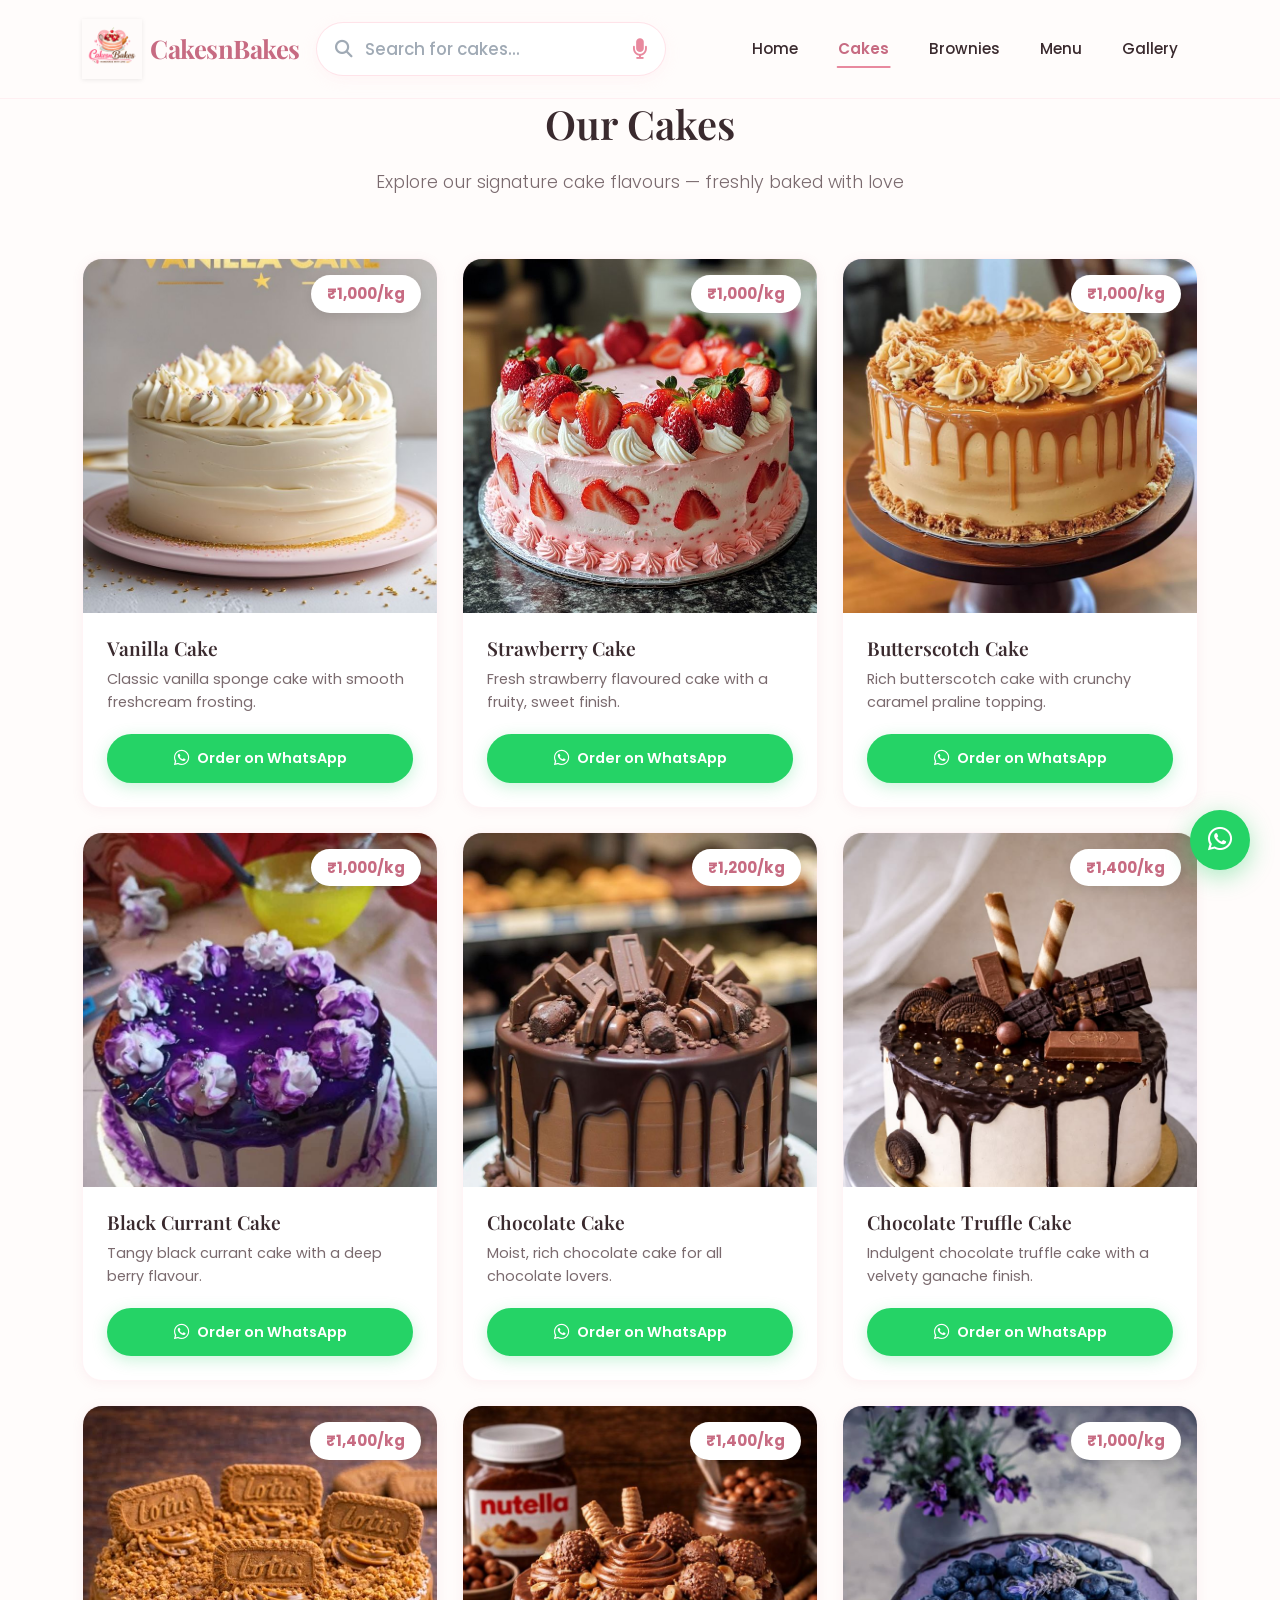
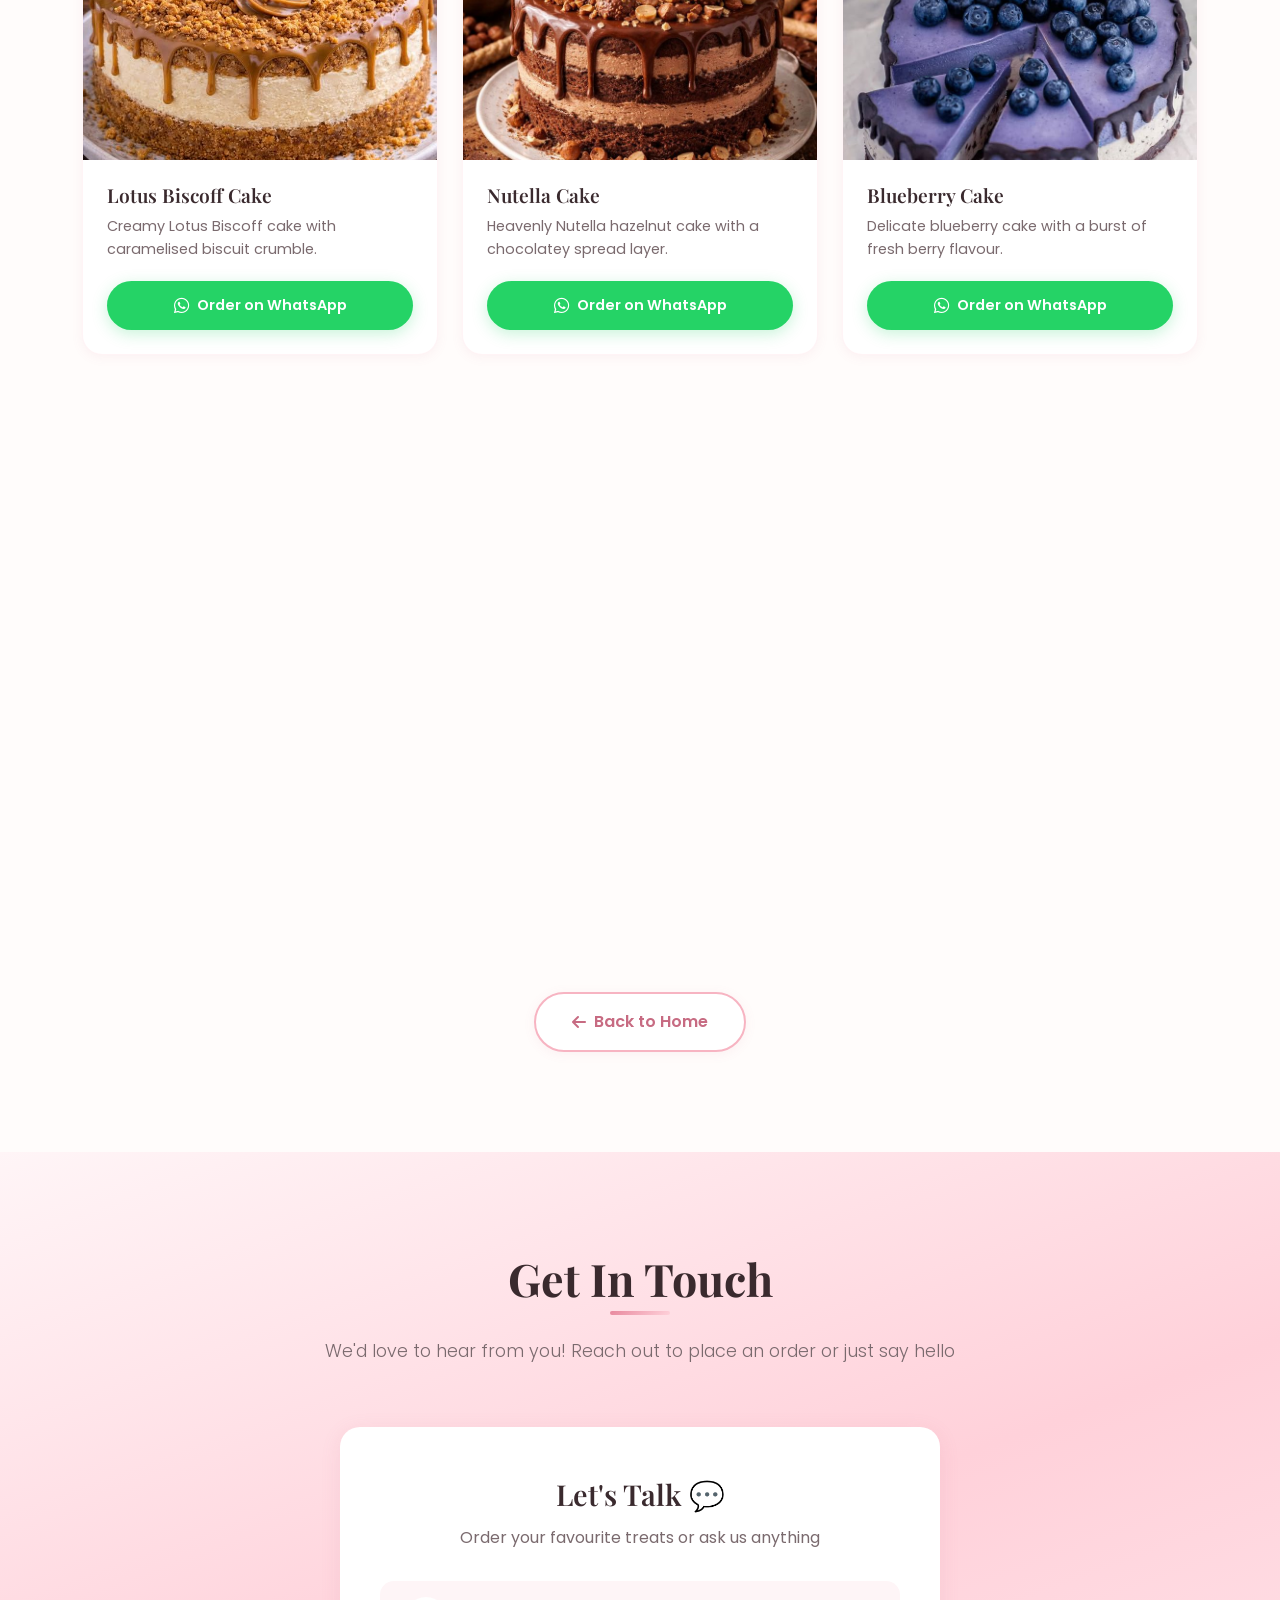
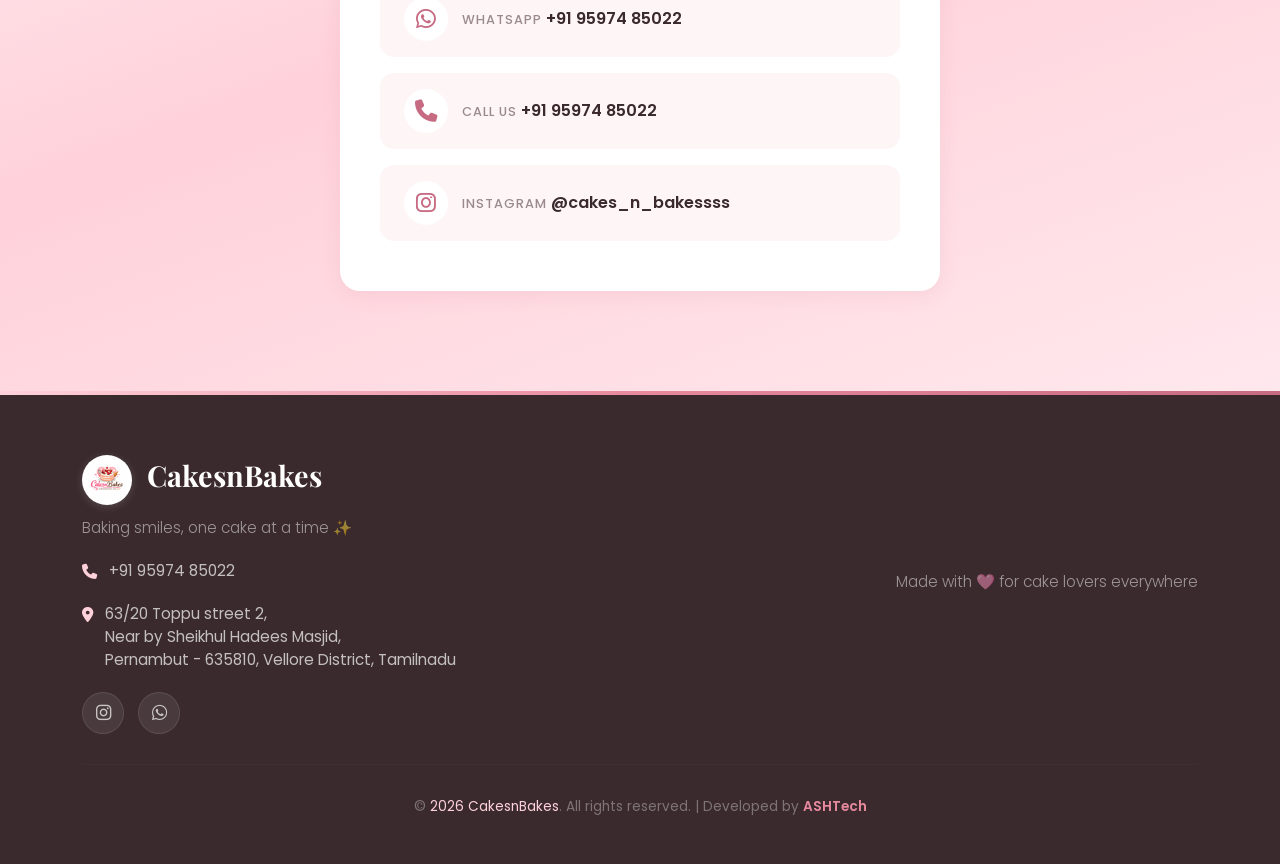
<file: cakes.html>
<!DOCTYPE html>
<html lang="en">
<head>
  <meta charset="UTF-8">
  <meta name="viewport" content="width=device-width, initial-scale=1.0">
  <meta name="description" content="Browse our full collection of freshly baked cakes — vanilla, chocolate, butterscotch, blueberry & more! Order on WhatsApp.">
  <meta name="keywords" content="cakes, birthday cakes, vanilla cake, chocolate cake, butterscotch cake, order cakes online, CakesnBakes">
  <meta name="author" content="CakesnBakes">
  <title>Our Cakes — CakesnBakes 🎂</title>
  
  <!-- OG Meta Tags for Social Sharing -->
  <meta property="og:title" content="Our Cakes — CakesnBakes 🎂">
  <meta property="og:description" content="Browse our signature cake flavours — freshly baked with love and delivered to your doorstep.">
  <meta property="og:image" content="logo2.png">
  <meta property="og:type" content="website">
  <meta name="twitter:card" content="summary_large_image">

  <!-- Favicon -->
  <link rel="icon" href="logo2.png" type="image/png">

  <!-- Bootstrap 5 CSS -->
  <link href="https://cdn.jsdelivr.net/npm/bootstrap@5.3.3/dist/css/bootstrap.min.css" rel="stylesheet">

  <!-- Font Awesome 6 -->
  <link href="https://cdnjs.cloudflare.com/ajax/libs/font-awesome/6.5.1/css/all.min.css" rel="stylesheet">

  <!-- Custom CSS -->
  <link rel="stylesheet" href="style.css">
</head>
<body>

  <!-- ========== Navbar ========== -->
  <nav class="navbar navbar-expand-lg fixed-top" id="mainNavbar">
    <div class="container flex-wrap flex-lg-nowrap">
      <a class="navbar-brand" href="index.html">
        <img src="logo2.png" alt="CakesnBakes" class="brand-logo"> CakesnBakes
      </a>
      
      <!-- Desktop Permanent Search Bar -->
      <div class="search-pill d-none d-lg-flex mx-auto" style="max-width: 350px; width: 100%;">
        <i class="fas fa-search search-icon"></i>
        <input type="text" class="global-search-input" placeholder="Search for cakes..." autocomplete="off">
        <button class="voice-search-btn global-voice-btn" title="Search by Voice">
          <i class="fas fa-microphone"></i>
        </button>
      </div>

      <button class="navbar-toggler ms-auto" type="button" data-bs-toggle="collapse" data-bs-target="#navbarNav" 
              aria-controls="navbarNav" aria-expanded="false" aria-label="Toggle navigation">
        <span class="navbar-toggler-icon"></span>
      </button>

      <!-- Mobile Permanent Search Bar -->
      <div class="w-100 d-lg-none mt-2 order-3">
        <div class="search-pill">
          <i class="fas fa-search search-icon"></i>
          <input type="text" class="global-search-input" placeholder="Search for cakes..." autocomplete="off">
          <button class="voice-search-btn global-voice-btn" title="Search by Voice">
            <i class="fas fa-microphone"></i>
          </button>
        </div>
      </div>

      <div class="collapse navbar-collapse order-4 w-100 w-lg-auto mt-2 mt-lg-0" id="navbarNav">
        <ul class="navbar-nav ms-auto">
          <li class="nav-item">
            <a class="nav-link" href="index.html">Home</a>
          </li>
          <li class="nav-item">
            <a class="nav-link active" href="cakes.html">Cakes</a>
          </li>
          <li class="nav-item">
            <a class="nav-link" href="brownies.html">Brownies</a>
          </li>
          <li class="nav-item">
            <a class="nav-link" href="menu.html">Menu</a>
          </li>
          <li class="nav-item">
            <a class="nav-link" href="gallery.html">Gallery</a>
          </li>
        </ul>
      </div>
    </div>
  </nav>

  <!-- ========== Our Cakes Section ========== -->
  <section class="section" id="all-cakes">
    <div class="container">
      <div class="section-title reveal">
        <h1>Our Cakes</h1>
        <p>Explore our signature cake flavours — freshly baked with love</p>
      </div>
      <div class="row" id="cakes-product-grid">
        <!-- Cake product cards rendered dynamically via JS -->
      </div>
      <div class="view-all-wrapper reveal" style="margin-top: 40px;">
        <a href="index.html" class="btn-view-all"><i class="fas fa-arrow-left"></i> Back to Home</a>
      </div>
    </div>
  </section>

  <!-- ========== Contact Section ========== -->
  <section class="contact-section" id="contact">
    <div class="container">
      <div class="section-title reveal">
        <h2>Get In Touch</h2>
        <p>We'd love to hear from you! Reach out to place an order or just say hello</p>
      </div>
      <div class="contact-card reveal reveal-delay-2">
        <h3>Let's Talk 💬</h3>
        <p>Order your favourite treats or ask us anything</p>
        <div class="contact-methods">
          <a href="https://wa.me/919597485022?text=Hi%2C%20I%20want%20to%20place%20an%20order%20from%20CakesnBakes" 
             target="_blank" rel="noopener" class="contact-method">
            <i class="fab fa-whatsapp"></i>
            <div class="contact-method-info">
              <span class="label">WhatsApp</span>
              <span class="value">+91 95974 85022</span>
            </div>
          </a>
          <a href="tel:+919597485022" class="contact-method">
            <i class="fas fa-phone"></i>
            <div class="contact-method-info">
              <span class="label">Call Us</span>
              <span class="value">+91 95974 85022</span>
            </div>
          </a>
          <a href="https://instagram.com/cakes_n_bakessss" target="_blank" rel="noopener" class="contact-method">
            <i class="fab fa-instagram"></i>
            <div class="contact-method-info">
              <span class="label">Instagram</span>
              <span class="value">@cakes_n_bakessss</span>
            </div>
          </a>
        </div>
      </div>
    </div>
  </section>

  <!-- ========== Footer ========== -->
  <footer class="footer">
    <div class="container">
      <div class="row align-items-center">
        <div class="col-lg-6 mb-4 mb-lg-0">
          <div class="footer-brand">
            <img src="logo2.png" alt="CakesnBakes" class="footer-logo"> CakesnBakes
          </div>
          <p class="footer-tagline">Baking smiles, one cake at a time ✨</p>
          <div class="footer-contact">
            <i class="fas fa-phone mt-1"></i>
            <span>+91 95974 85022</span>
          </div>
          <div class="footer-contact">
            <i class="fas fa-location-dot mt-1"></i>
            <span>63/20 Toppu street 2, <br> Near by Sheikhul Hadees Masjid, <br> Pernambut - 635810, Vellore District, Tamilnadu</span>
          </div>
          <div class="footer-social">
            <a href="https://instagram.com/cakes_n_bakessss" target="_blank" rel="noopener" aria-label="Instagram">
              <i class="fab fa-instagram"></i>
            </a>
            <a href="https://wa.me/919597485022" target="_blank" rel="noopener" class="whatsapp" aria-label="WhatsApp">
              <i class="fab fa-whatsapp"></i>
            </a>
          </div>
        </div>
        <div class="col-lg-6 text-lg-end">
          <p class="footer-tagline">Made with 🩷 for cake lovers everywhere</p>
        </div>
      </div>
      <hr class="footer-divider">
      <p class="footer-copyright">
        &copy; <span id="year"></span> <span>CakesnBakes</span>. All rights reserved. | Developed by <a href="mailto:ashpbt123@gmail.com" style="color: var(--accent-rose); font-weight: 600; text-decoration: none;">ASHTech</a>
      </p>
    </div>
  </footer>

  <!-- ========== Floating WhatsApp Button ========== -->
  <a href="https://wa.me/919597485022?text=Hi%2C%20I%20want%20to%20place%20an%20order%20from%20CakesnBakes" 
     target="_blank" rel="noopener" class="whatsapp-float" aria-label="Chat on WhatsApp">
    <i class="fab fa-whatsapp"></i>
    <span class="tooltip-text">Chat with us!</span>
  </a>

  <!-- ========== Mobile Bottom Navbar ========== -->
  <nav class="bottom-nav" id="bottomNav">
    <a href="index.html" class="bottom-nav-item">
      <i class="fas fa-home"></i>
      <span>Home</span>
    </a>
    <a href="cakes.html" class="bottom-nav-item active">
      <i class="fas fa-birthday-cake"></i>
      <span>Cakes</span>
    </a>
    <a href="menu.html" class="bottom-nav-item bottom-nav-action">
      <i class="fas fa-utensils"></i>
      <span>Menu</span>
    </a>
    <a href="brownies.html" class="bottom-nav-item">
      <i class="fas fa-cookie-bite"></i>
      <span>Brownies</span>
    </a>
    <a href="gallery.html" class="bottom-nav-item">
      <i class="fas fa-images"></i>
      <span>Gallery</span>
    </a>
  </nav>

  <!-- ========== Back to Top Button ========== -->
  <button class="back-to-top" aria-label="Back to top">
    <i class="fas fa-chevron-up"></i>
  </button>

  <!-- Bootstrap 5 JS -->
  <script src="https://cdn.jsdelivr.net/npm/bootstrap@5.3.3/dist/js/bootstrap.bundle.min.js"></script>

  <!-- Custom JS -->
  <script src="js/script.js"></script>
</body>
</html>
</file>
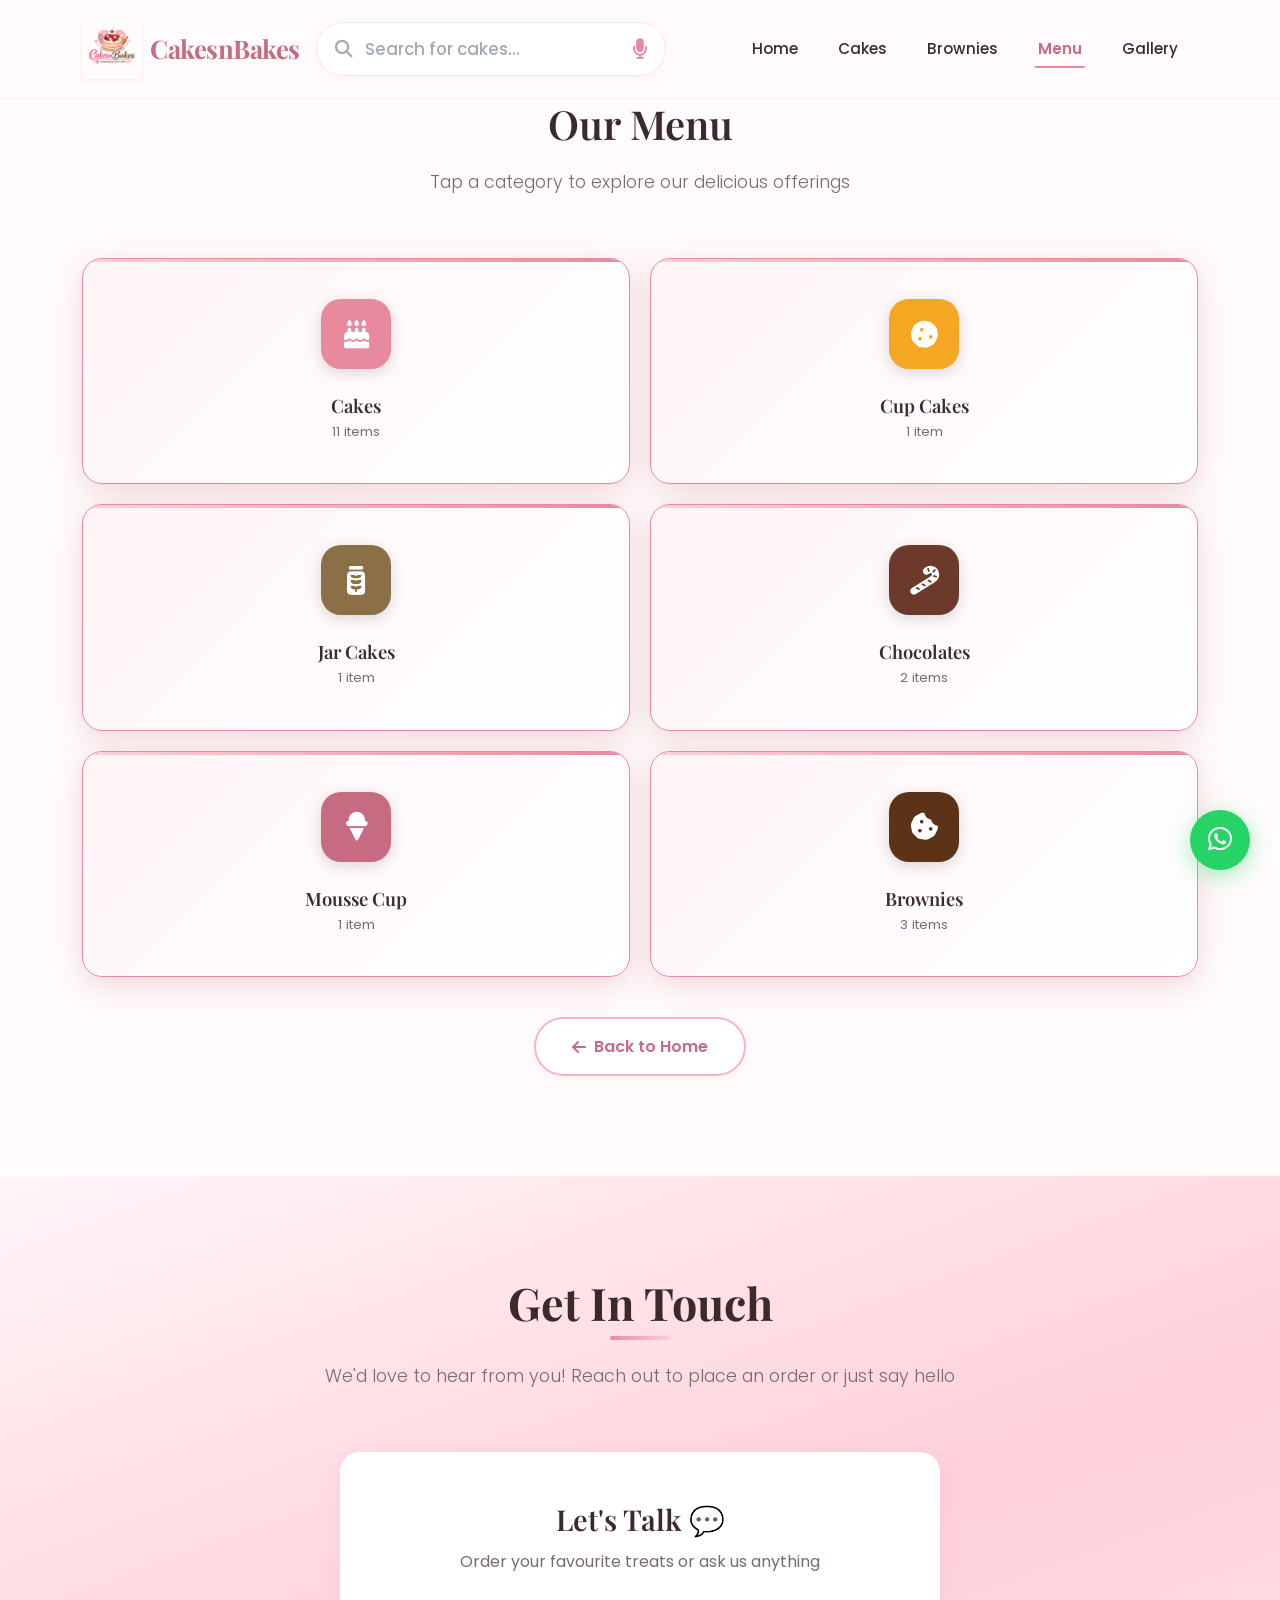
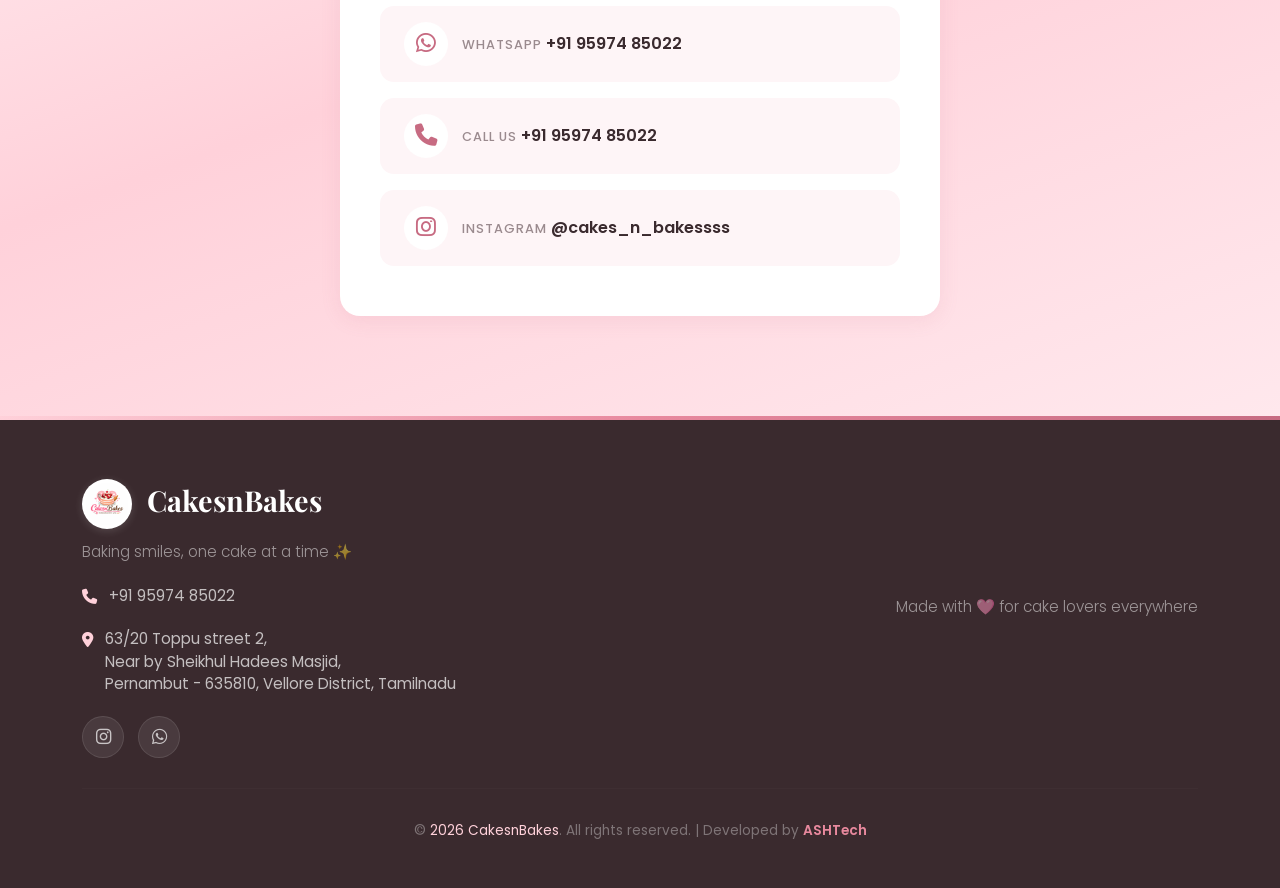
<file: menu.html>
<!DOCTYPE html>
<html lang="en">
<head>
  <meta charset="UTF-8">
  <meta name="viewport" content="width=device-width, initial-scale=1.0">
  <meta name="description" content="Browse our full menu — Cakes, Cup Cakes, Jar Cakes, Chocolates, Mousse Cups & more! Order on WhatsApp.">
  <meta name="keywords" content="cakes menu, cup cakes, jar cakes, chocolates, mousse cup, order online, CakesnBakes">
  <meta name="author" content="CakesnBakes">
  <title>Our Menu — CakesnBakes 🎂</title>
  
  <!-- OG Meta Tags for Social Sharing -->
  <meta property="og:title" content="Our Menu — CakesnBakes 🎂">
  <meta property="og:description" content="Browse our full menu — Cakes, Cup Cakes, Jar Cakes, Chocolates, Mousse Cups & more! Order on WhatsApp.">
  <meta property="og:image" content="logo2.png">
  <meta property="og:type" content="website">
  <meta name="twitter:card" content="summary_large_image">

  <!-- Favicon -->
  <link rel="icon" href="logo2.png" type="image/png">

  <!-- Bootstrap 5 CSS -->
  <link href="https://cdn.jsdelivr.net/npm/bootstrap@5.3.3/dist/css/bootstrap.min.css" rel="stylesheet">

  <!-- Font Awesome 6 -->
  <link href="https://cdnjs.cloudflare.com/ajax/libs/font-awesome/6.5.1/css/all.min.css" rel="stylesheet">

  <!-- Custom CSS -->
  <link rel="stylesheet" href="style.css">
</head>
<body>

  <!-- ========== Navbar ========== -->
  <nav class="navbar navbar-expand-lg fixed-top" id="mainNavbar">
    <div class="container flex-wrap flex-lg-nowrap">
      <a class="navbar-brand" href="index.html">
        <img src="logo2.png" alt="CakesnBakes" class="brand-logo"> CakesnBakes
      </a>
      
      <!-- Desktop Permanent Search Bar -->
      <div class="search-pill d-none d-lg-flex mx-auto" style="max-width: 350px; width: 100%;">
        <i class="fas fa-search search-icon"></i>
        <input type="text" class="global-search-input" placeholder="Search for cakes..." autocomplete="off">
        <button class="voice-search-btn global-voice-btn" title="Search by Voice">
          <i class="fas fa-microphone"></i>
        </button>
      </div>

      <button class="navbar-toggler ms-auto" type="button" data-bs-toggle="collapse" data-bs-target="#navbarNav" 
              aria-controls="navbarNav" aria-expanded="false" aria-label="Toggle navigation">
        <span class="navbar-toggler-icon"></span>
      </button>

      <!-- Mobile Permanent Search Bar -->
      <div class="w-100 d-lg-none mt-2 order-3">
        <div class="search-pill">
          <i class="fas fa-search search-icon"></i>
          <input type="text" class="global-search-input" placeholder="Search for cakes..." autocomplete="off">
          <button class="voice-search-btn global-voice-btn" title="Search by Voice">
            <i class="fas fa-microphone"></i>
          </button>
        </div>
      </div>

      <div class="collapse navbar-collapse order-4 w-100 w-lg-auto mt-2 mt-lg-0" id="navbarNav">
        <ul class="navbar-nav ms-auto">
          <li class="nav-item">
            <a class="nav-link" href="index.html">Home</a>
          </li>
          <li class="nav-item">
            <a class="nav-link" href="cakes.html">Cakes</a>
          </li>
          <li class="nav-item">
            <a class="nav-link" href="brownies.html">Brownies</a>
          </li>
          <li class="nav-item">
            <a class="nav-link active" href="menu.html">Menu</a>
          </li>
          <li class="nav-item">
            <a class="nav-link" href="gallery.html">Gallery</a>
          </li>
        </ul>
      </div>
    </div>
  </nav>

  <!-- ========== Menu Categories Section ========== -->
  <section class="section" id="menu-categories">
    <div class="container">
      <div class="section-title reveal">
        <h1>Our Menu</h1>
        <p>Tap a category to explore our delicious offerings</p>
      </div>
      <div class="menu-category-grid" id="menu-category-grid">
        <!-- Category containers rendered dynamically via JS -->
      </div>

      <!-- Expanded items area -->
      <div id="menu-expanded-area"></div>

      <div class="view-all-wrapper reveal" style="margin-top: 40px;">
        <a href="index.html" class="btn-view-all"><i class="fas fa-arrow-left"></i> Back to Home</a>
      </div>
    </div>
  </section>

  <!-- ========== Contact Section ========== -->
  <section class="contact-section" id="contact">
    <div class="container">
      <div class="section-title reveal">
        <h2>Get In Touch</h2>
        <p>We'd love to hear from you! Reach out to place an order or just say hello</p>
      </div>
      <div class="contact-card reveal reveal-delay-2">
        <h3>Let's Talk 💬</h3>
        <p>Order your favourite treats or ask us anything</p>
        <div class="contact-methods">
          <a href="https://wa.me/919597485022?text=Hi%2C%20I%20want%20to%20place%20an%20order%20from%20CakesnBakes" 
             target="_blank" rel="noopener" class="contact-method">
            <i class="fab fa-whatsapp"></i>
            <div class="contact-method-info">
              <span class="label">WhatsApp</span>
              <span class="value">+91 95974 85022</span>
            </div>
          </a>
          <a href="tel:+919597485022" class="contact-method">
            <i class="fas fa-phone"></i>
            <div class="contact-method-info">
              <span class="label">Call Us</span>
              <span class="value">+91 95974 85022</span>
            </div>
          </a>
          <a href="https://instagram.com/cakes_n_bakessss" target="_blank" rel="noopener" class="contact-method">
            <i class="fab fa-instagram"></i>
            <div class="contact-method-info">
              <span class="label">Instagram</span>
              <span class="value">@cakes_n_bakessss</span>
            </div>
          </a>
        </div>
      </div>
    </div>
  </section>

  <!-- ========== Footer ========== -->
  <footer class="footer">
    <div class="container">
      <div class="row align-items-center">
        <div class="col-lg-6 mb-4 mb-lg-0">
          <div class="footer-brand">
            <img src="logo2.png" alt="CakesnBakes" class="footer-logo"> CakesnBakes
          </div>
          <p class="footer-tagline">Baking smiles, one cake at a time ✨</p>
          <div class="footer-contact">
            <i class="fas fa-phone mt-1"></i>
            <span>+91 95974 85022</span>
          </div>
          <div class="footer-contact">
            <i class="fas fa-location-dot mt-1"></i>
            <span>63/20 Toppu street 2, <br> Near by Sheikhul Hadees Masjid, <br> Pernambut - 635810, Vellore District, Tamilnadu</span>
          </div>
          <div class="footer-social">
            <a href="https://instagram.com/cakes_n_bakessss" target="_blank" rel="noopener" aria-label="Instagram">
              <i class="fab fa-instagram"></i>
            </a>
            <a href="https://wa.me/919597485022" target="_blank" rel="noopener" class="whatsapp" aria-label="WhatsApp">
              <i class="fab fa-whatsapp"></i>
            </a>
          </div>
        </div>
        <div class="col-lg-6 text-lg-end">
          <p class="footer-tagline">Made with 🩷 for cake lovers everywhere</p>
        </div>
      </div>
      <hr class="footer-divider">
      <p class="footer-copyright">
        &copy; <span id="year"></span> <span>CakesnBakes</span>. All rights reserved. | Developed by <a href="mailto:ashpbt123@gmail.com" style="color: var(--accent-rose); font-weight: 600; text-decoration: none;">ASHTech</a>
      </p>
    </div>
  </footer>

  <!-- ========== Floating WhatsApp Button ========== -->
  <a href="https://wa.me/919597485022?text=Hi%2C%20I%20want%20to%20place%20an%20order%20from%20CakesnBakes" 
     target="_blank" rel="noopener" class="whatsapp-float" aria-label="Chat on WhatsApp">
    <i class="fab fa-whatsapp"></i>
    <span class="tooltip-text">Chat with us!</span>
  </a>

  <!-- ========== Mobile Bottom Navbar ========== -->
  <nav class="bottom-nav" id="bottomNav">
    <a href="index.html" class="bottom-nav-item">
      <i class="fas fa-home"></i>
      <span>Home</span>
    </a>
    <a href="cakes.html" class="bottom-nav-item">
      <i class="fas fa-birthday-cake"></i>
      <span>Cakes</span>
    </a>
    <a href="menu.html" class="bottom-nav-item bottom-nav-action active">
      <i class="fas fa-utensils"></i>
      <span>Menu</span>
    </a>
    <a href="brownies.html" class="bottom-nav-item">
      <i class="fas fa-cookie-bite"></i>
      <span>Brownies</span>
    </a>
    <a href="gallery.html" class="bottom-nav-item">
      <i class="fas fa-images"></i>
      <span>Gallery</span>
    </a>
  </nav>

  <!-- ========== Back to Top Button ========== -->
  <button class="back-to-top" aria-label="Back to top">
    <i class="fas fa-chevron-up"></i>
  </button>

  <!-- Bootstrap 5 JS -->
  <script src="https://cdn.jsdelivr.net/npm/bootstrap@5.3.3/dist/js/bootstrap.bundle.min.js"></script>

  <!-- Custom JS -->
  <script src="js/script.js"></script>
</body>
</html>
</file>
<file: style.css>
/* ===========================
   CakesnBakes - Custom Styles
   =========================== */

/* ---------- Google Fonts ---------- */
@import url('https://fonts.googleapis.com/css2?family=Playfair+Display:ital,wght@0,400;0,500;0,600;0,700;1,400;1,500&family=Poppins:wght@300;400;500;600;700&display=swap');

/* ---------- CSS Variables ---------- */
:root {
  --primary-pink: #FFD1DA;
  --primary-pink-dark: #f7b4c2;
  --off-white: #FFFCFB;
  --accent-rose: #e8899e;
  --accent-deep: #c76b82;
  --text-dark: #3a2a2e;
  --text-muted: #7a6a6e;
  --text-light: #9a8a8e;
  --white: #ffffff;
  --whatsapp-green: #25D366;
  --whatsapp-green-dark: #1da851;
  --shadow-soft: 0 4px 20px rgba(199, 107, 130, 0.12);
  --shadow-hover: 0 12px 40px rgba(199, 107, 130, 0.22);
  --shadow-card: 0 2px 12px rgba(199, 107, 130, 0.08);
  --radius-lg: 20px;
  --radius-md: 14px;
  --radius-sm: 10px;
  --transition: all 0.35s cubic-bezier(0.4, 0, 0.2, 1);
  --font-heading: 'Playfair Display', serif;
  --font-body: 'Poppins', sans-serif;
}

/* ---------- Global Reset ---------- */
*,
*::before,
*::after {
  margin: 0;
  padding: 0;
  box-sizing: border-box;
}

html {
  scroll-behavior: smooth;
  scroll-padding-top: 80px;
}

body {
  font-family: var(--font-body);
  color: var(--text-dark);
  background-color: var(--off-white);
  overflow-x: hidden;
  line-height: 1.7;
}

h1, h2, h3, h4, h5, h6 {
  font-family: var(--font-heading);
  font-weight: 600;
  color: var(--text-dark);
}

a {
  text-decoration: none;
  transition: var(--transition);
}

img {
  max-width: 100%;
  height: auto;
}

/* ---------- Scrollbar ---------- */
::-webkit-scrollbar {
  width: 8px;
}
::-webkit-scrollbar-track {
  background: var(--off-white);
}
::-webkit-scrollbar-thumb {
  background: var(--primary-pink-dark);
  border-radius: 50px;
}
::-webkit-scrollbar-thumb:hover {
  background: var(--accent-rose);
}

/* ---------- Navbar ---------- */
.navbar {
  background: rgba(255, 252, 251, 0.92) !important;
  backdrop-filter: blur(20px);
  -webkit-backdrop-filter: blur(20px);
  padding: 14px 0;
  transition: var(--transition);
  border-bottom: 1px solid rgba(255, 209, 218, 0.3);
}

.navbar.scrolled {
  padding: 8px 0;
  box-shadow: 0 4px 30px rgba(199, 107, 130, 0.1);
  border-bottom: 1px solid rgba(255, 209, 218, 0.6);
}

.navbar-brand {
  font-family: var(--font-heading);
  font-size: 1.6rem;
  font-weight: 700;
  color: var(--accent-deep) !important;
  letter-spacing: -0.5px;
  display: flex;
  align-items: center;
  gap: 8px;
  flex-shrink: 0;
}

.navbar-brand .brand-logo {
  height: 60px;
  width: auto;
  object-fit: contain;
  mix-blend-mode: multiply;
  filter: drop-shadow(0 1px 2px rgba(0,0,0,0.08));
}

@media (max-width: 991.98px) {
  .navbar-brand {
    font-size: 1.4rem;
  }
  .navbar-brand .brand-logo {
    height: 50px;
  }
}

.footer-logo {
  height: 50px;
  width: 50px;
  object-fit: contain;
  vertical-align: middle;
  margin-right: 8px;
  background: var(--white);
  border-radius: 50%;
  padding: 4px;
  box-shadow: 0 2px 8px rgba(255, 255, 255, 0.15);
}

.loader-logo {
  height: 80px;
  width: auto;
  object-fit: contain;
  vertical-align: middle;
  margin-right: 8px;
  mix-blend-mode: multiply;
}

.navbar-brand:hover {
  color: var(--accent-rose) !important;
  transform: scale(1.02);
}

.nav-link {
  font-family: var(--font-body);
  font-weight: 500;
  font-size: 0.95rem;
  color: var(--text-dark) !important;
  padding: 8px 20px !important;
  border-radius: 50px;
  position: relative;
  transition: var(--transition);
}

.nav-link::after {
  content: '';
  position: absolute;
  bottom: 2px;
  left: 50%;
  transform: translateX(-50%);
  width: 0;
  height: 2px;
  background: var(--accent-rose);
  border-radius: 50px;
  transition: var(--transition);
}

.nav-link:hover::after,
.nav-link.active::after {
  width: 60%;
}

.nav-link:hover {
  color: var(--accent-deep) !important;
}

.nav-link.active {
  color: var(--accent-deep) !important;
  font-weight: 600;
}

.navbar-toggler {
  border: 2px solid var(--primary-pink-dark) !important;
  padding: 6px 10px;
  border-radius: var(--radius-sm);
}

.navbar-toggler:focus {
  box-shadow: 0 0 0 3px rgba(255, 209, 218, 0.5);
}

.navbar-toggler-icon {
  background-image: url("data:image/svg+xml,%3csvg xmlns='http://www.w3.org/2000/svg' viewBox='0 0 30 30'%3e%3cpath stroke='%23c76b82' stroke-linecap='round' stroke-miterlimit='10' stroke-width='2' d='M4 7h22M4 15h22M4 23h22'/%3e%3c/svg%3e") !important;
}

/* ---------- Hero Section ---------- */
.hero-section {
  min-height: 100vh;
  display: flex;
  align-items: center;
  justify-content: center;
  background: linear-gradient(160deg, #fff5f7 0%, var(--primary-pink) 40%, #f7c5d0 70%, #ffe8ed 100%);
  position: relative;
  overflow: hidden;
  padding: 120px 0 80px;
}

/* Adjust padding for taller mobile navbar */
@media (max-width: 991.98px) {
  .hero-section {
    padding-top: 180px;
  }
}

.hero-section::before {
  content: '';
  position: absolute;
  top: -100px;
  right: -100px;
  width: 500px;
  height: 500px;
  border-radius: 50%;
  background: rgba(255, 255, 255, 0.15);
  animation: floatBubble 8s ease-in-out infinite;
}

.hero-section::after {
  content: '';
  position: absolute;
  bottom: -80px;
  left: -80px;
  width: 350px;
  height: 350px;
  border-radius: 50%;
  background: rgba(255, 255, 255, 0.12);
  animation: floatBubble 10s ease-in-out infinite reverse;
}

@keyframes floatBubble {
  0%, 100% { transform: translateY(0) scale(1); }
  50% { transform: translateY(-40px) scale(1.05); }
}

.hero-content {
  text-align: center;
  position: relative;
  z-index: 2;
}

.hero-content h1 {
  font-size: 3.8rem;
  font-weight: 700;
  line-height: 1.2;
  margin-bottom: 20px;
  color: var(--text-dark);
  animation: fadeInUp 1s ease-out;
}

.hero-content .hero-emoji {
  display: inline-block;
  animation: bounceEmoji 2s ease-in-out infinite;
}

@keyframes bounceEmoji {
  0%, 100% { transform: translateY(0) rotate(0deg); }
  25% { transform: translateY(-8px) rotate(-5deg); }
  75% { transform: translateY(-4px) rotate(5deg); }
}

.hero-content p {
  font-size: 1.25rem;
  color: var(--text-muted);
  max-width: 550px;
  margin: 0 auto 35px;
  font-weight: 300;
  animation: fadeInUp 1s ease-out 0.2s both;
}

.btn-order {
  display: inline-flex;
  align-items: center;
  gap: 10px;
  padding: 16px 44px;
  font-size: 1.05rem;
  font-weight: 600;
  font-family: var(--font-body);
  color: var(--white);
  background: linear-gradient(135deg, var(--accent-rose), var(--accent-deep));
  border: none;
  border-radius: 50px;
  cursor: pointer;
  transition: var(--transition);
  box-shadow: 0 6px 25px rgba(199, 107, 130, 0.35);
  animation: fadeInUp 1s ease-out 0.4s both;
  position: relative;
  overflow: hidden;
}

.btn-order::before {
  content: '';
  position: absolute;
  top: 0;
  left: -100%;
  width: 100%;
  height: 100%;
  background: linear-gradient(90deg, transparent, rgba(255, 255, 255, 0.2), transparent);
  transition: 0.5s;
}

.btn-order:hover::before {
  left: 100%;
}

.btn-order:hover {
  transform: translateY(-3px) scale(1.03);
  box-shadow: 0 10px 35px rgba(199, 107, 130, 0.45);
  color: var(--white);
}

.btn-order:active {
  transform: translateY(0) scale(0.98);
}

/* Decorative shapes */
.hero-shapes {
  position: absolute;
  width: 100%;
  height: 100%;
  top: 0;
  left: 0;
  pointer-events: none;
  z-index: 1;
}

.hero-shape {
  position: absolute;
  border-radius: 50%;
  opacity: 0.08;
}

.hero-shape-1 {
  width: 120px;
  height: 120px;
  background: var(--accent-deep);
  top: 15%;
  left: 8%;
  animation: floatShape 7s ease-in-out infinite;
}

.hero-shape-2 {
  width: 80px;
  height: 80px;
  background: var(--accent-rose);
  top: 25%;
  right: 12%;
  animation: floatShape 5s ease-in-out infinite 1s;
}

.hero-shape-3 {
  width: 60px;
  height: 60px;
  background: var(--accent-deep);
  bottom: 20%;
  right: 20%;
  animation: floatShape 6s ease-in-out infinite 2s;
}

@keyframes floatShape {
  0%, 100% { transform: translateY(0) rotate(0deg); }
  50% { transform: translateY(-25px) rotate(180deg); }
}

@keyframes fadeInUp {
  from {
    opacity: 0;
    transform: translateY(40px);
  }
  to {
    opacity: 1;
    transform: translateY(0);
  }
}

/* ---------- Section Common ---------- */
.section {
  padding: 100px 0;
}

.section-alt {
  background: linear-gradient(180deg, var(--off-white) 0%, #fff5f7 50%, var(--off-white) 100%);
}

.section-title {
  text-align: center;
  margin-bottom: 60px;
  position: relative;
}

.section-title h2 {
  font-size: 2.8rem;
  font-weight: 700;
  margin-bottom: 12px;
  position: relative;
  display: inline-block;
}

.section-title h2::after {
  content: '';
  position: absolute;
  bottom: -10px;
  left: 50%;
  transform: translateX(-50%);
  width: 60px;
  height: 4px;
  background: linear-gradient(135deg, var(--accent-rose), var(--primary-pink));
  border-radius: 50px;
}

.section-title p {
  font-size: 1.1rem;
  color: var(--text-muted);
  margin-top: 20px;
  font-weight: 300;
}

/* ---------- Product Image Placeholder ---------- */
.product-img-placeholder {
  width: 100%;
  height: 100%;
  display: flex;
  align-items: center;
  justify-content: center;
  background: linear-gradient(135deg, #fff5f7, var(--primary-pink), #f7c5d0);
  color: var(--accent-rose);
  font-size: 3.5rem;
}

/* ---------- Navbar Dropdown ---------- */
.nav-item.dropdown {
  position: relative;
}

.nav-dropdown-menu {
  position: absolute;
  top: 100%;
  left: 50%;
  transform: translateX(-50%) translateY(8px);
  background: var(--white);
  border-radius: var(--radius-md);
  box-shadow: 0 10px 40px rgba(199, 107, 130, 0.18);
  border: 1px solid rgba(255, 209, 218, 0.4);
  padding: 10px 0;
  min-width: 200px;
  opacity: 0;
  visibility: hidden;
  transition: all 0.25s ease;
  z-index: 1000;
}

.nav-item.dropdown:hover .nav-dropdown-menu {
  opacity: 1;
  visibility: visible;
  transform: translateX(-50%) translateY(0);
}

.nav-dropdown-menu a {
  display: flex;
  align-items: center;
  gap: 10px;
  padding: 10px 20px;
  color: var(--text-dark);
  font-family: var(--font-body);
  font-size: 0.9rem;
  font-weight: 500;
  text-decoration: none;
  transition: var(--transition);
}

.nav-dropdown-menu a:hover {
  background: #fff5f7;
  color: var(--accent-deep);
  padding-left: 24px;
}

.nav-dropdown-menu a i {
  color: var(--accent-rose);
  width: 18px;
  text-align: center;
  font-size: 0.85rem;
}

/* ---------- Product Cards ---------- */
.product-card {
  background: var(--white);
  border-radius: var(--radius-lg);
  overflow: hidden;
  box-shadow: var(--shadow-card);
  transition: var(--transition);
  border: 1px solid rgba(255, 209, 218, 0.25);
  height: 100%;
  display: flex;
  flex-direction: column;
  position: relative;
}

.product-card::before {
  content: '';
  position: absolute;
  top: 0;
  left: 0;
  right: 0;
  height: 4px;
  background: linear-gradient(135deg, var(--primary-pink), var(--accent-rose));
  opacity: 0;
  transition: var(--transition);
}

.product-card:hover {
  transform: translateY(-10px);
  box-shadow: var(--shadow-hover);
  border-color: rgba(255, 209, 218, 0.5);
}

.product-card:hover::before {
  opacity: 1;
}

.product-card:hover .product-img img {
  transform: scale(1.08);
}

.product-img {
  position: relative;
  overflow: hidden;
  width: 100%;
  aspect-ratio: 1 / 1;
}

.product-img img {
  width: 100%;
  height: 100%;
  object-fit: cover;
  object-position: center top;
  transition: transform 0.5s cubic-bezier(0.4, 0, 0.2, 1);
}

.product-img .price-badge {
  position: absolute;
  top: 16px;
  right: 16px;
  background: var(--white);
  color: var(--accent-deep);
  font-weight: 700;
  font-size: 0.95rem;
  padding: 6px 16px;
  border-radius: 50px;
  box-shadow: 0 3px 12px rgba(0, 0, 0, 0.1);
  font-family: var(--font-body);
}

.product-body {
  padding: 24px;
  flex: 1;
  display: flex;
  flex-direction: column;
}

.product-body h5 {
  font-size: 1.2rem;
  font-weight: 600;
  margin-bottom: 8px;
  font-family: var(--font-heading);
}

.product-body p {
  font-size: 0.9rem;
  color: var(--text-muted);
  margin-bottom: 20px;
  flex: 1;
  line-height: 1.6;
}

.btn-whatsapp {
  display: inline-flex;
  align-items: center;
  justify-content: center;
  gap: 8px;
  padding: 12px 24px;
  background: var(--whatsapp-green);
  color: var(--white) !important;
  border: none;
  border-radius: 50px;
  font-size: 0.9rem;
  font-weight: 600;
  font-family: var(--font-body);
  cursor: pointer;
  transition: var(--transition);
  width: 100%;
  text-align: center;
  text-decoration: none;
  box-shadow: 0 4px 15px rgba(37, 211, 102, 0.25);
}

.btn-whatsapp i {
  font-size: 1.1rem;
}

.btn-whatsapp:hover {
  background: var(--whatsapp-green-dark);
  transform: translateY(-2px);
  box-shadow: 0 6px 20px rgba(37, 211, 102, 0.35);
  color: var(--white) !important;
}

.btn-whatsapp:active {
  transform: translateY(0);
}

/* ---------- View All Button ---------- */
.view-all-wrapper {
  text-align: center;
  margin-top: 30px;
}

.btn-view-all {
  display: inline-flex;
  align-items: center;
  gap: 8px;
  padding: 14px 36px;
  font-size: 1rem;
  font-weight: 600;
  font-family: var(--font-body);
  color: var(--accent-deep);
  background: var(--white);
  border: 2px solid var(--primary-pink-dark);
  border-radius: 50px;
  cursor: pointer;
  transition: var(--transition);
  text-decoration: none;
  box-shadow: var(--shadow-card);
}

.btn-view-all:hover {
  background: linear-gradient(135deg, var(--accent-rose), var(--accent-deep));
  color: var(--white);
  border-color: var(--accent-deep);
  transform: translateY(-3px);
  box-shadow: 0 8px 25px rgba(199, 107, 130, 0.35);
}

.btn-view-all:active {
  transform: translateY(0);
}

/* ---------- Gallery Cards (Home Page) ---------- */
.gallery-card {
  background: var(--white);
  border-radius: var(--radius-lg);
  overflow: hidden;
  box-shadow: var(--shadow-card);
  transition: var(--transition);
  border: 1px solid rgba(255, 209, 218, 0.25);
  height: 100%;
  position: relative;
}

.gallery-card:hover {
  transform: translateY(-8px);
  box-shadow: var(--shadow-hover);
  border-color: rgba(255, 209, 218, 0.5);
}

.gallery-card:hover .gallery-img img {
  transform: scale(1.08);
}

.gallery-img {
  position: relative;
  overflow: hidden;
  width: 100%;
  aspect-ratio: 1 / 1;
}

.gallery-img img {
  width: 100%;
  height: 100%;
  object-fit: cover;
  object-position: center top;
  transition: transform 0.5s cubic-bezier(0.4, 0, 0.2, 1);
}



/* ---------- Menu Section ---------- */
.menu-images {
  display: flex;
  flex-wrap: wrap;
  gap: 30px;
  justify-content: center;
  align-items: flex-start;
}

.menu-img-wrapper {
  flex: 1 1 400px;
  max-width: 500px;
  border-radius: var(--radius-lg);
  overflow: hidden;
  box-shadow: var(--shadow-hover);
  transition: var(--transition);
  border: 3px solid rgba(255, 209, 218, 0.4);
}

.menu-img-wrapper:hover {
  transform: translateY(-6px) scale(1.02);
  box-shadow: 0 20px 50px rgba(199, 107, 130, 0.25);
}

.menu-full-img {
  width: 100%;
  height: auto;
  display: block;
}

/* ---------- Menu Category Grid ---------- */
.menu-category-grid {
  display: grid;
  grid-template-columns: repeat(2, 1fr);
  gap: 20px;
  margin-bottom: 40px;
}

.menu-category-container {
  display: flex;
  flex-direction: column;
  justify-content: center;
  align-items: center;
  text-align: center;
  gap: 16px;
  padding: 40px 24px;
  background: var(--white);
  border-radius: var(--radius-lg);
  border: 1px solid rgba(255, 209, 218, 0.3);
  box-shadow: var(--shadow-card);
  cursor: pointer;
  transition: var(--transition);
  position: relative;
  overflow: hidden;
}

.menu-category-container::before {
  content: '';
  position: absolute;
  top: 0;
  left: 0;
  right: 0;
  height: 3px;
  background: linear-gradient(135deg, var(--primary-pink), var(--accent-rose));
  opacity: 0;
  transition: var(--transition);
}

.menu-category-container:hover {
  transform: translateY(-5px);
  box-shadow: var(--shadow-hover);
  border-color: rgba(255, 209, 218, 0.6);
}

.menu-category-container:hover::before,
.menu-category-container.active::before {
  opacity: 1;
}

.menu-category-container.active {
  border-color: var(--accent-rose);
  box-shadow: 0 8px 30px rgba(199, 107, 130, 0.25);
  background: linear-gradient(135deg, #fff5f7, var(--white));
}

.menu-category-icon {
  width: 70px;
  height: 70px;
  border-radius: 20px;
  display: flex;
  align-items: center;
  justify-content: center;
  color: var(--white);
  font-size: 1.8rem;
  flex-shrink: 0;
  box-shadow: 0 4px 15px rgba(0, 0, 0, 0.15);
  margin-bottom: 10px;
}

.menu-category-info {
  flex: 1;
  display: flex;
  flex-direction: column;
  justify-content: center;
}

.menu-category-info h3 {
  font-family: var(--font-heading);
  font-size: 1.15rem;
  font-weight: 600;
  margin: 0 0 4px;
  color: var(--text-dark);
}

.menu-category-count {
  font-size: 0.82rem;
  color: var(--text-muted);
  font-weight: 400;
}

.menu-category-arrow {
  display: none;
}

/* ---------- Menu Expanded Area ---------- */
#menu-expanded-area {
  display: none;
  animation: fadeInUp 0.5s ease;
}

#menu-expanded-area.active {
  display: block;
  padding: 10px 0 40px;
}

.menu-expanded-header {
  display: flex;
  align-items: center;
  justify-content: space-between;
  margin-bottom: 30px;
  padding-bottom: 16px;
  border-bottom: 2px solid rgba(255, 209, 218, 0.4);
}

.menu-expanded-header h2 {
  font-family: var(--font-heading);
  font-size: 2rem;
  font-weight: 700;
  margin: 0;
  color: var(--text-dark);
}

.menu-close-btn {
  display: inline-flex;
  align-items: center;
  gap: 8px;
  padding: 10px 24px;
  font-size: 0.95rem;
  font-weight: 600;
  font-family: var(--font-body);
  color: var(--accent-deep);
  background: transparent;
  border: 2px solid var(--primary-pink-dark);
  border-radius: 50px;
  cursor: pointer;
  transition: var(--transition);
}

.menu-close-btn:hover {
  background: linear-gradient(135deg, var(--accent-rose), var(--accent-deep));
  color: var(--white);
  border-color: var(--accent-deep);
  transform: translateY(-2px);
  box-shadow: 0 6px 20px rgba(199, 107, 130, 0.25);
}

/* ---------- Responsive: Menu Category Grid ---------- */
@media (max-width: 576px) {
  .menu-category-grid {
    grid-template-columns: 1fr;
    gap: 14px;
  }

  .menu-category-container {
    padding: 18px 16px;
    gap: 12px;
  }

  .menu-category-icon {
    width: 48px;
    height: 48px;
    font-size: 1.1rem;
    border-radius: 12px;
  }

  .menu-category-info h3 {
    font-size: 1rem;
  }

  .menu-expanded-header h2 {
    font-size: 1.5rem;
  }
}

/* ---------- Testimonial Carousel ---------- */
.testimonial-carousel {
  position: relative;
  overflow: hidden;
  padding: 0 50px;
}

.testimonial-track {
  display: flex;
  transition: transform 0.6s cubic-bezier(0.4, 0, 0.2, 1);
  will-change: transform;
}

.testimonial-slide {
  min-width: 100%;
  display: grid;
  grid-template-columns: repeat(3, 1fr);
  gap: 24px;
  padding: 10px 4px;
}

.testimonial-card {
  background: var(--white);
  border-radius: var(--radius-lg);
  padding: 30px 28px 24px;
  box-shadow: 0 4px 24px rgba(199, 107, 130, 0.1);
  border: 1px solid rgba(255, 209, 218, 0.3);
  transition: var(--transition);
  position: relative;
  display: flex;
  flex-direction: column;
  height: 100%;
}

.testimonial-card:hover {
  transform: translateY(-6px);
  box-shadow: 0 12px 40px rgba(199, 107, 130, 0.18);
  border-color: rgba(255, 209, 218, 0.6);
}

.testimonial-quote {
  color: var(--primary-pink-dark);
  font-size: 1.6rem;
  margin-bottom: 12px;
  opacity: 0.5;
}

.testimonial-stars {
  display: flex;
  gap: 3px;
  margin-bottom: 14px;
}

.testimonial-stars i {
  color: #f5a623;
  font-size: 0.85rem;
}

.testimonial-text {
  font-size: 0.92rem;
  color: var(--text-muted);
  line-height: 1.7;
  flex: 1;
  margin-bottom: 20px;
  font-style: italic;
}

.testimonial-author {
  display: flex;
  align-items: center;
  gap: 12px;
  padding-top: 16px;
  border-top: 1px solid rgba(255, 209, 218, 0.3);
}

.testimonial-avatar {
  width: 42px;
  height: 42px;
  border-radius: 50%;
  background: linear-gradient(135deg, var(--primary-pink), var(--accent-rose));
  display: flex;
  align-items: center;
  justify-content: center;
  color: var(--white);
  font-size: 1rem;
  flex-shrink: 0;
}

.testimonial-info {
  display: flex;
  flex-direction: column;
  gap: 2px;
}

.testimonial-name {
  font-family: var(--font-heading);
  font-weight: 600;
  font-size: 0.9rem;
  color: var(--text-dark);
}

.testimonial-badge {
  font-size: 0.72rem;
  color: #28a745;
  font-weight: 600;
  display: flex;
  align-items: center;
  gap: 4px;
  letter-spacing: 0.3px;
}

.testimonial-badge i {
  font-size: 0.7rem;
}

/* Testimonial Navigation Dots */
.testimonial-dots {
  display: flex;
  justify-content: center;
  gap: 10px;
  margin-top: 32px;
}

.testimonial-dot {
  width: 12px;
  height: 12px;
  border-radius: 50%;
  border: 2px solid var(--primary-pink-dark);
  background: transparent;
  cursor: pointer;
  transition: var(--transition);
  padding: 0;
}

.testimonial-dot.active {
  background: linear-gradient(135deg, var(--accent-rose), var(--accent-deep));
  border-color: var(--accent-deep);
  transform: scale(1.2);
}

.testimonial-dot:hover {
  background: var(--primary-pink-dark);
}

/* Testimonial Arrow Controls */
.testimonial-arrow {
  position: absolute;
  top: 50%;
  transform: translateY(-50%);
  width: 42px;
  height: 42px;
  border-radius: 50%;
  border: 2px solid rgba(255, 209, 218, 0.5);
  background: var(--white);
  color: var(--accent-deep);
  font-size: 0.9rem;
  cursor: pointer;
  transition: var(--transition);
  display: flex;
  align-items: center;
  justify-content: center;
  z-index: 10;
  box-shadow: 0 4px 15px rgba(199, 107, 130, 0.12);
}

.testimonial-arrow:hover {
  background: linear-gradient(135deg, var(--accent-rose), var(--accent-deep));
  color: var(--white);
  border-color: var(--accent-deep);
  transform: translateY(-50%) scale(1.08);
}

.testimonial-prev {
  left: 0;
}

.testimonial-next {
  right: 0;
}

/* ---------- Floating WhatsApp Button ---------- */
.whatsapp-float {
  position: fixed;
  bottom: 30px;
  right: 30px;
  width: 60px;
  height: 60px;
  background: var(--whatsapp-green);
  border-radius: 50%;
  display: flex;
  align-items: center;
  justify-content: center;
  color: var(--white);
  font-size: 1.7rem;
  box-shadow: 0 6px 25px rgba(37, 211, 102, 0.4);
  z-index: 9999;
  transition: var(--transition);
  cursor: pointer;
  text-decoration: none;
  animation: pulseWhatsapp 2s infinite;
}

.whatsapp-float:hover {
  background: var(--whatsapp-green-dark);
  transform: scale(1.1);
  box-shadow: 0 8px 30px rgba(37, 211, 102, 0.5);
  color: var(--white);
}

@keyframes pulseWhatsapp {
  0% { box-shadow: 0 6px 25px rgba(37, 211, 102, 0.4); }
  50% { box-shadow: 0 6px 25px rgba(37, 211, 102, 0.4), 0 0 0 12px rgba(37, 211, 102, 0.12); }
  100% { box-shadow: 0 6px 25px rgba(37, 211, 102, 0.4); }
}

.whatsapp-float .tooltip-text {
  position: absolute;
  right: 72px;
  background: var(--text-dark);
  color: var(--white);
  padding: 8px 16px;
  border-radius: var(--radius-sm);
  font-size: 0.8rem;
  white-space: nowrap;
  opacity: 0;
  pointer-events: none;
  transition: var(--transition);
  font-family: var(--font-body);
}

.whatsapp-float:hover .tooltip-text {
  opacity: 1;
}

/* ---------- Footer ---------- */
.footer {
  background: var(--text-dark);
  color: rgba(255, 255, 255, 0.7);
  padding: 60px 0 30px;
  position: relative;
  overflow: hidden;
}

.footer::before {
  content: '';
  position: absolute;
  top: 0;
  left: 0;
  right: 0;
  height: 4px;
  background: linear-gradient(135deg, var(--primary-pink), var(--accent-rose), var(--accent-deep));
}

.footer-brand {
  font-family: var(--font-heading);
  font-size: 1.8rem;
  font-weight: 700;
  color: var(--white);
  margin-bottom: 10px;
}

.footer-brand .brand-icon {
  color: var(--primary-pink);
}

.footer-tagline {
  font-size: 0.95rem;
  color: rgba(255, 255, 255, 0.5);
  margin-bottom: 20px;
  font-weight: 300;
}

.footer-contact {
  display: flex;
  align-items: flex-start;
  gap: 12px;
  margin-bottom: 20px;
  font-size: 0.95rem;
  line-height: 1.5;
}

.footer-contact i {
  color: var(--primary-pink);
}

.footer-social {
  display: flex;
  gap: 14px;
}

.footer-social a {
  width: 42px;
  height: 42px;
  border-radius: 50%;
  display: flex;
  align-items: center;
  justify-content: center;
  background: rgba(255, 255, 255, 0.08);
  color: rgba(255, 255, 255, 0.7);
  font-size: 1.1rem;
  transition: var(--transition);
  border: 1px solid rgba(255, 255, 255, 0.1);
}

.footer-social a:hover {
  background: var(--accent-rose);
  color: var(--white);
  transform: translateY(-3px);
  border-color: var(--accent-rose);
}

.footer-social a.whatsapp:hover {
  background: var(--whatsapp-green);
  border-color: var(--whatsapp-green);
}

.footer-divider {
  border-top: 1px solid rgba(255, 255, 255, 0.08);
  margin: 30px 0;
}

.footer-copyright {
  text-align: center;
  font-size: 0.85rem;
  color: rgba(255, 255, 255, 0.35);
}

.footer-copyright span {
  color: var(--primary-pink);
}

/* ---------- Contact Section ---------- */
.contact-section {
  background: linear-gradient(160deg, #fff5f7 0%, var(--primary-pink) 50%, #ffe8ed 100%);
  padding: 100px 0;
  position: relative;
}

.contact-card {
  background: var(--white);
  border-radius: var(--radius-lg);
  padding: 50px 40px;
  box-shadow: var(--shadow-soft);
  text-align: center;
  max-width: 600px;
  margin: 0 auto;
}

.contact-card h3 {
  font-size: 1.8rem;
  margin-bottom: 12px;
}

.contact-card p {
  color: var(--text-muted);
  margin-bottom: 30px;
}

.contact-methods {
  display: flex;
  flex-direction: column;
  gap: 16px;
}

.contact-method {
  display: flex;
  align-items: center;
  gap: 14px;
  padding: 16px 24px;
  background: #fef5f7;
  border-radius: var(--radius-md);
  transition: var(--transition);
  text-decoration: none;
  color: var(--text-dark);
}

.contact-method:hover {
  background: var(--primary-pink);
  transform: translateX(6px);
  color: var(--text-dark);
}

.contact-method i {
  font-size: 1.4rem;
  color: var(--accent-deep);
  width: 44px;
  height: 44px;
  display: flex;
  align-items: center;
  justify-content: center;
  background: var(--white);
  border-radius: 50%;
  flex-shrink: 0;
}

.contact-method-info {
  text-align: left;
}

.contact-method-info .label {
  font-size: 0.8rem;
  color: var(--text-light);
  text-transform: uppercase;
  letter-spacing: 1px;
  font-weight: 500;
}

.contact-method-info .value {
  font-size: 1rem;
  font-weight: 600;
}

/* ---------- Scroll Animations ---------- */
.reveal {
  opacity: 0;
  transform: translateY(30px);
  transition: all 0.8s cubic-bezier(0.4, 0, 0.2, 1);
}

.reveal.active {
  opacity: 1;
  transform: translateY(0);
}

.reveal-delay-1 { transition-delay: 0.1s; }
.reveal-delay-2 { transition-delay: 0.2s; }
.reveal-delay-3 { transition-delay: 0.3s; }
.reveal-delay-4 { transition-delay: 0.4s; }
.reveal-delay-5 { transition-delay: 0.5s; }

/* ---------- Back to Top ---------- */
.back-to-top {
  position: fixed;
  bottom: 100px;
  right: 32px;
  width: 44px;
  height: 44px;
  border-radius: 50%;
  background: var(--accent-rose);
  color: var(--white);
  border: none;
  display: flex;
  align-items: center;
  justify-content: center;
  font-size: 1.1rem;
  cursor: pointer;
  z-index: 9998;
  opacity: 0;
  visibility: hidden;
  transition: var(--transition);
  box-shadow: 0 4px 15px rgba(232, 137, 158, 0.3);
}

.back-to-top.visible {
  opacity: 1;
  visibility: visible;
}

.back-to-top:hover {
  background: var(--accent-deep);
  transform: translateY(-3px);
}

/* ---------- Mobile Bottom Navbar ---------- */
.bottom-nav {
  display: none;
}

/* ---------- Responsive Adjustments ---------- */
@media (max-width: 992px) {
  .hero-content h1 {
    font-size: 2.8rem;
  }

  .section-title h2 {
    font-size: 2.2rem;
  }

  .section {
    padding: 40px 0;
  }

  /* Hide hamburger toggler & collapse — use bottom nav instead */
  .navbar-toggler,
  .navbar-collapse {
    display: none !important;
  }

  /* Show bottom nav */
  .bottom-nav {
    display: flex;
    position: fixed;
    bottom: 0;
    left: 0;
    right: 0;
    z-index: 9999;
    background: rgba(255, 252, 251, 0.95);
    backdrop-filter: blur(20px);
    -webkit-backdrop-filter: blur(20px);
    border-top: 1px solid rgba(255, 209, 218, 0.4);
    box-shadow: 0 -4px 20px rgba(199, 107, 130, 0.1);
    padding: 6px 0 env(safe-area-inset-bottom, 6px);
    justify-content: space-around;
    align-items: center;
  }

  .bottom-nav-item {
    display: flex;
    flex-direction: column;
    align-items: center;
    justify-content: center;
    gap: 2px;
    padding: 8px 6px 6px;
    flex: 1;
    text-decoration: none;
    color: var(--text-muted);
    font-family: var(--font-body);
    font-size: 0.65rem;
    font-weight: 500;
    transition: var(--transition);
    position: relative;
    border-radius: var(--radius-sm);
  }

  .bottom-nav-item i {
    font-size: 1.15rem;
    transition: var(--transition);
  }

  .bottom-nav-item span {
    letter-spacing: 0.3px;
  }

  .bottom-nav-item.active {
    color: var(--accent-deep);
    font-weight: 600;
  }

  .bottom-nav-item.active i {
    transform: scale(1.1);
  }

  .bottom-nav-item.active::before {
    content: '';
    position: absolute;
    top: 0;
    left: 50%;
    transform: translateX(-50%);
    width: 24px;
    height: 3px;
    background: linear-gradient(135deg, var(--accent-rose), var(--accent-deep));
    border-radius: 0 0 50px 50px;
  }

  .bottom-nav-item:hover {
    color: var(--accent-deep);
  }

  /* Center Floating Action Button */
  .bottom-nav-action {
    position: relative;
    overflow: visible;
  }

  .bottom-nav-action i {
    background: linear-gradient(135deg, var(--accent-rose), var(--primary-pink-dark));
    color: var(--white) !important;
    width: 56px;
    height: 56px;
    border-radius: 50%;
    display: flex;
    align-items: center;
    justify-content: center;
    font-size: 1.5rem;
    box-shadow: 0 4px 15px rgba(199, 107, 130, 0.4);
    transform: translateY(-22px);
    border: 4px solid var(--white);
    margin-bottom: -15px; /* Adjust spacing to keep text visible */
  }

  .bottom-nav-action span {
    font-weight: 600;
    color: var(--accent-deep);
    transform: translateY(-5px);
  }

  .bottom-nav-action.active i {
    transform: translateY(-22px) scale(1.05);
    box-shadow: 0 6px 20px rgba(199, 107, 130, 0.6);
  }

  .bottom-nav-action.active::before {
    display: none; /* No top dash for floating button */
  }

  /* Adjust floating elements above bottom nav */
  body {
    padding-bottom: 70px;
  }

  .whatsapp-float {
    bottom: 80px;
  }

  .back-to-top {
    bottom: 140px;
  }

  .footer {
    padding-bottom: 80px;
  }

  .testimonial-slide {
    grid-template-columns: repeat(2, 1fr);
    gap: 16px;
  }

  .testimonial-slide .testimonial-card:nth-child(3) {
    display: none;
  }

  .testimonial-carousel {
    padding: 0 48px;
  }
}

@media (max-width: 768px) {
  .hero-content h1 {
    font-size: 2.2rem;
  }

  .hero-content p {
    font-size: 1.05rem;
  }

  .btn-order {
    padding: 14px 36px;
    font-size: 1rem;
  }

  .section {
    padding: 30px 0;
  }

  .view-all-wrapper {
    margin-top: 15px;
  }

  .section-title h2 {
    font-size: 1.9rem;
  }

  .product-img,
  .gallery-img {
    aspect-ratio: 1 / 1;
    overflow: hidden;
  }

  .product-img img,
  .gallery-img img {
    object-fit: cover !important;
    object-position: center top;
  }

  .contact-card {
    padding: 35px 20px;
  }

  .contact-method {
    padding: 12px 16px;
  }

  .contact-method-info {
    white-space: normal;
    word-break: break-word;
    overflow-wrap: anywhere;
  }

  .whatsapp-float {
    width: 48px;
    height: 48px;
    font-size: 1.3rem;
    right: 16px;
  }

  .back-to-top {
    right: 18px;
    width: 38px;
    height: 38px;
  }

  .testimonial-slide {
    grid-template-columns: 1fr;
    gap: 16px;
  }

  .testimonial-carousel {
    padding: 0 12px;
  }

  .testimonial-arrow {
    display: none;
  }

  .testimonial-card {
    padding: 24px 20px 20px;
  }
}

@media (max-width: 576px) {
  .hero-content h1 {
    font-size: 1.85rem;
  }

  .hero-section {
    padding: 100px 0 60px;
  }

  .section-title {
    margin-bottom: 40px;
  }

  .footer {
    padding: 40px 0 80px;
  }

  .bottom-nav-item {
    font-size: 0.6rem;
    padding: 6px 4px 4px;
  }

  .bottom-nav-item i {
    font-size: 1.05rem;
  }
}

/* ---------- Loading Animation ---------- */
.page-loader {
  position: fixed;
  top: 0;
  left: 0;
  width: 100%;
  height: 100%;
  background: var(--off-white);
  display: flex;
  align-items: center;
  justify-content: center;
  z-index: 99999;
  transition: opacity 0.5s ease, visibility 0.5s ease;
}

.page-loader.hidden {
  opacity: 0;
  visibility: hidden;
}

.loader-content {
  text-align: center;
}

.loader-brand {
  font-family: var(--font-heading);
  font-size: 2rem;
  font-weight: 700;
  color: var(--accent-deep);
  margin-bottom: 20px;
}

.loader-dots {
  display: flex;
  gap: 8px;
  justify-content: center;
}

.loader-dots span {
  width: 10px;
  height: 10px;
  border-radius: 50%;
  background: var(--accent-rose);
  animation: loaderDot 1.2s ease-in-out infinite;
}

.loader-dots span:nth-child(2) { animation-delay: 0.15s; }
.loader-dots span:nth-child(3) { animation-delay: 0.3s; }

@keyframes loaderDot {
  0%, 80%, 100% { transform: scale(0.6); opacity: 0.4; }
  40% { transform: scale(1); opacity: 1; }
}

/* ---------- Permanent Navbar Search ---------- */
.search-pill {
  display: flex;
  align-items: center;
  background: var(--white);
  border: 1px solid rgba(255, 209, 218, 0.6);
  border-radius: 50px;
  padding: 8px 18px;
  width: 100%;
  box-shadow: 0 4px 15px rgba(255, 209, 218, 0.2);
  transition: box-shadow 0.3s ease;
  position: relative;
  z-index: 10;
}

@media (min-width: 992px) {
  .search-pill {
    margin-left: 20px;
    margin-right: 20px;
  }
}

.search-pill:focus-within {
  box-shadow: 0 4px 20px rgba(199, 107, 130, 0.2);
  border-color: rgba(199, 107, 130, 0.3);
}

.search-pill .search-icon {
  color: #a0aab5;
  font-size: 1.1rem;
  margin-right: 12px;
}

.search-pill input {
  flex: 1;
  border: none;
  background: transparent;
  padding: 4px 0;
  font-size: 1.05rem;
  color: var(--text-dark);
  font-family: var(--font-body);
  outline: none;
  width: 100%;
}

.search-pill input::placeholder {
  color: #a0aab5;
  font-weight: 500;
}

.voice-search-btn {
  background: none;
  border: none;
  color: var(--accent-rose);
  font-size: 1.25rem;
  margin-left: 10px;
  cursor: pointer;
  transition: var(--transition);
}

.voice-search-btn.listening {
  color: #dc3545;
  animation: pulse 1.5s infinite;
}

/* Smooth filtering transition classes */
.filterable-item {
  transition: transform 0.4s ease, opacity 0.4s ease;
  transform-origin: center top;
}

.filterable-item.filtered-out {
  opacity: 0 !important;
  transform: scale(0.8) translateY(20px) !important;
  pointer-events: none;
  position: relative !important; /* Remove from flow seamlessly */
  visibility: hidden;
}

/* Adjust scroll padding for better mobile navigation */
@media (max-width: 991.98px) {
  html {
    scroll-padding-top: 170px;
  }
}



/* Responsive spacing for general sections */
@media (max-width: 991.98px) {
  section.section, 
  .contact-section,
  #all-cakes,
  #all-brownies,
  #menu-categories,
  #all-gallery-grid {
    padding-top: 160px !important;
  }
}

@keyframes pulse {
  0% { transform: scale(1); }
  50% { transform: scale(1.2); }
  100% { transform: scale(1); }
}
</file>
